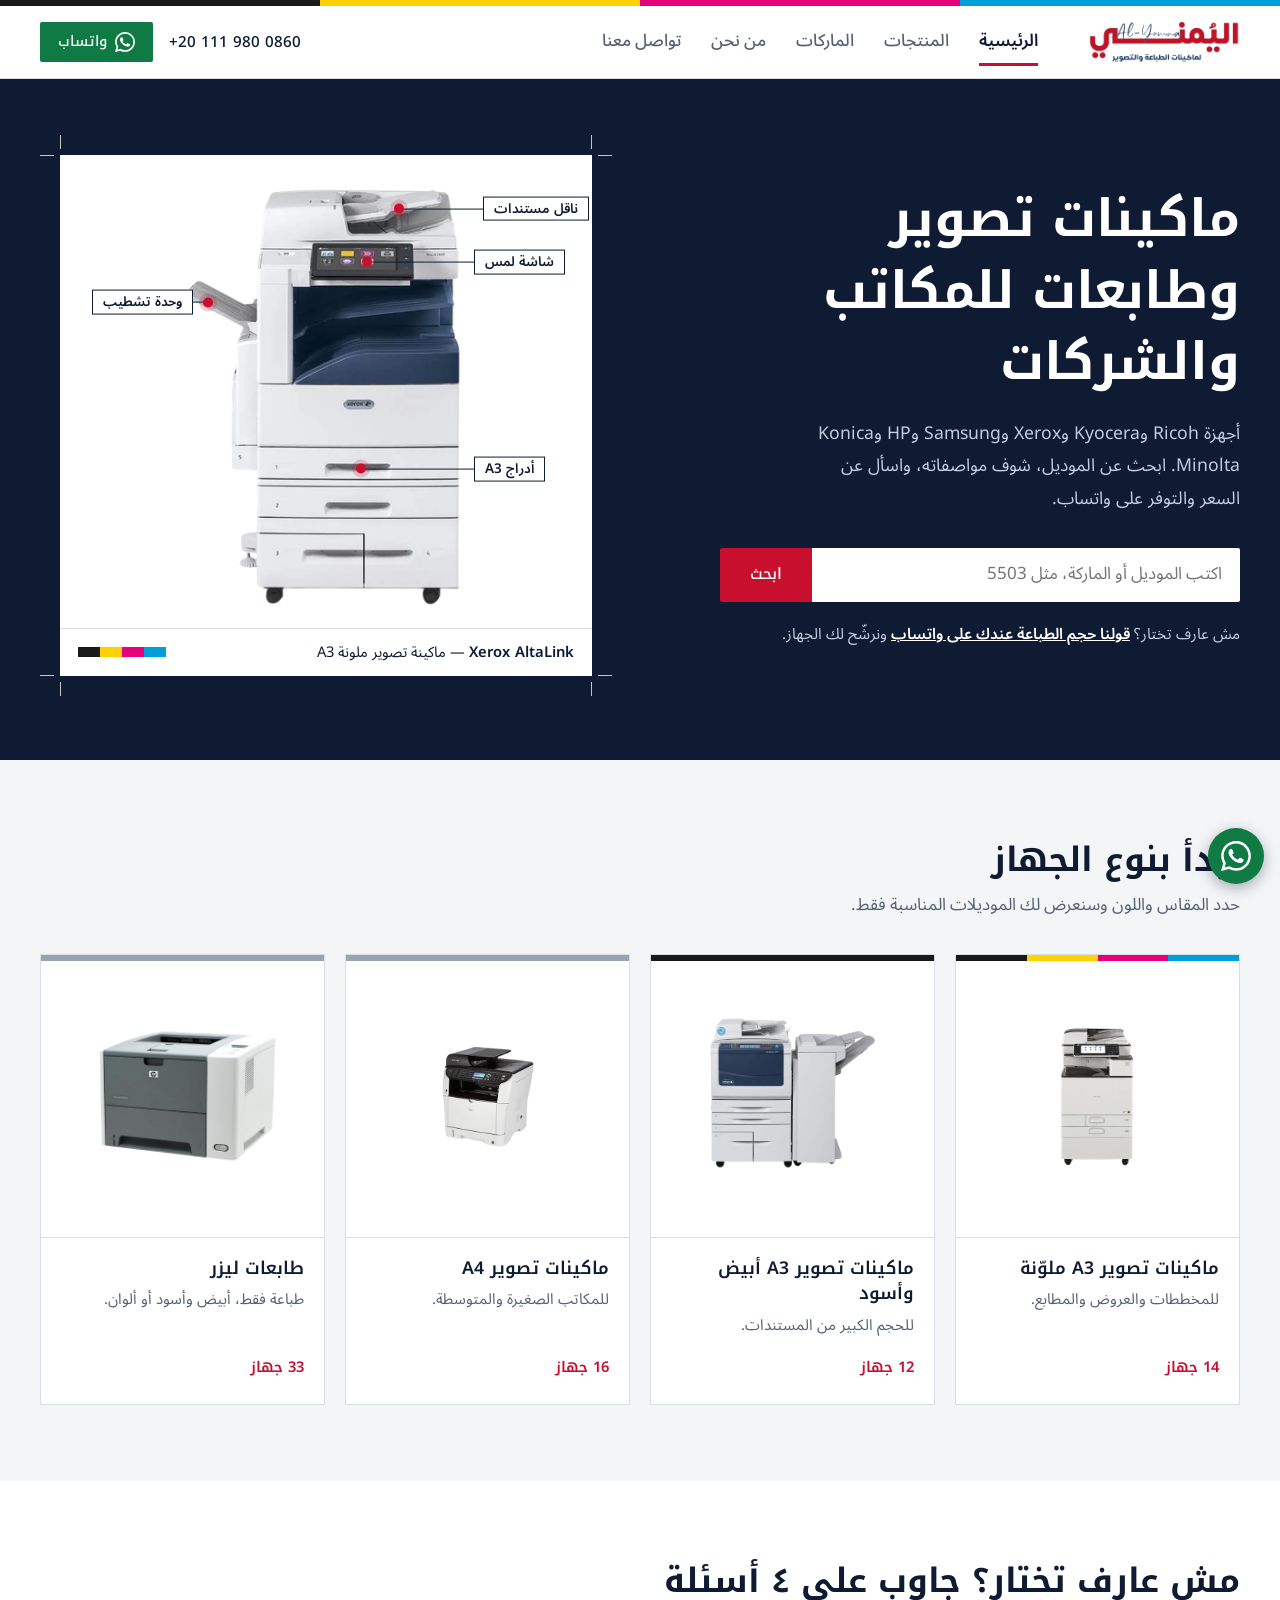
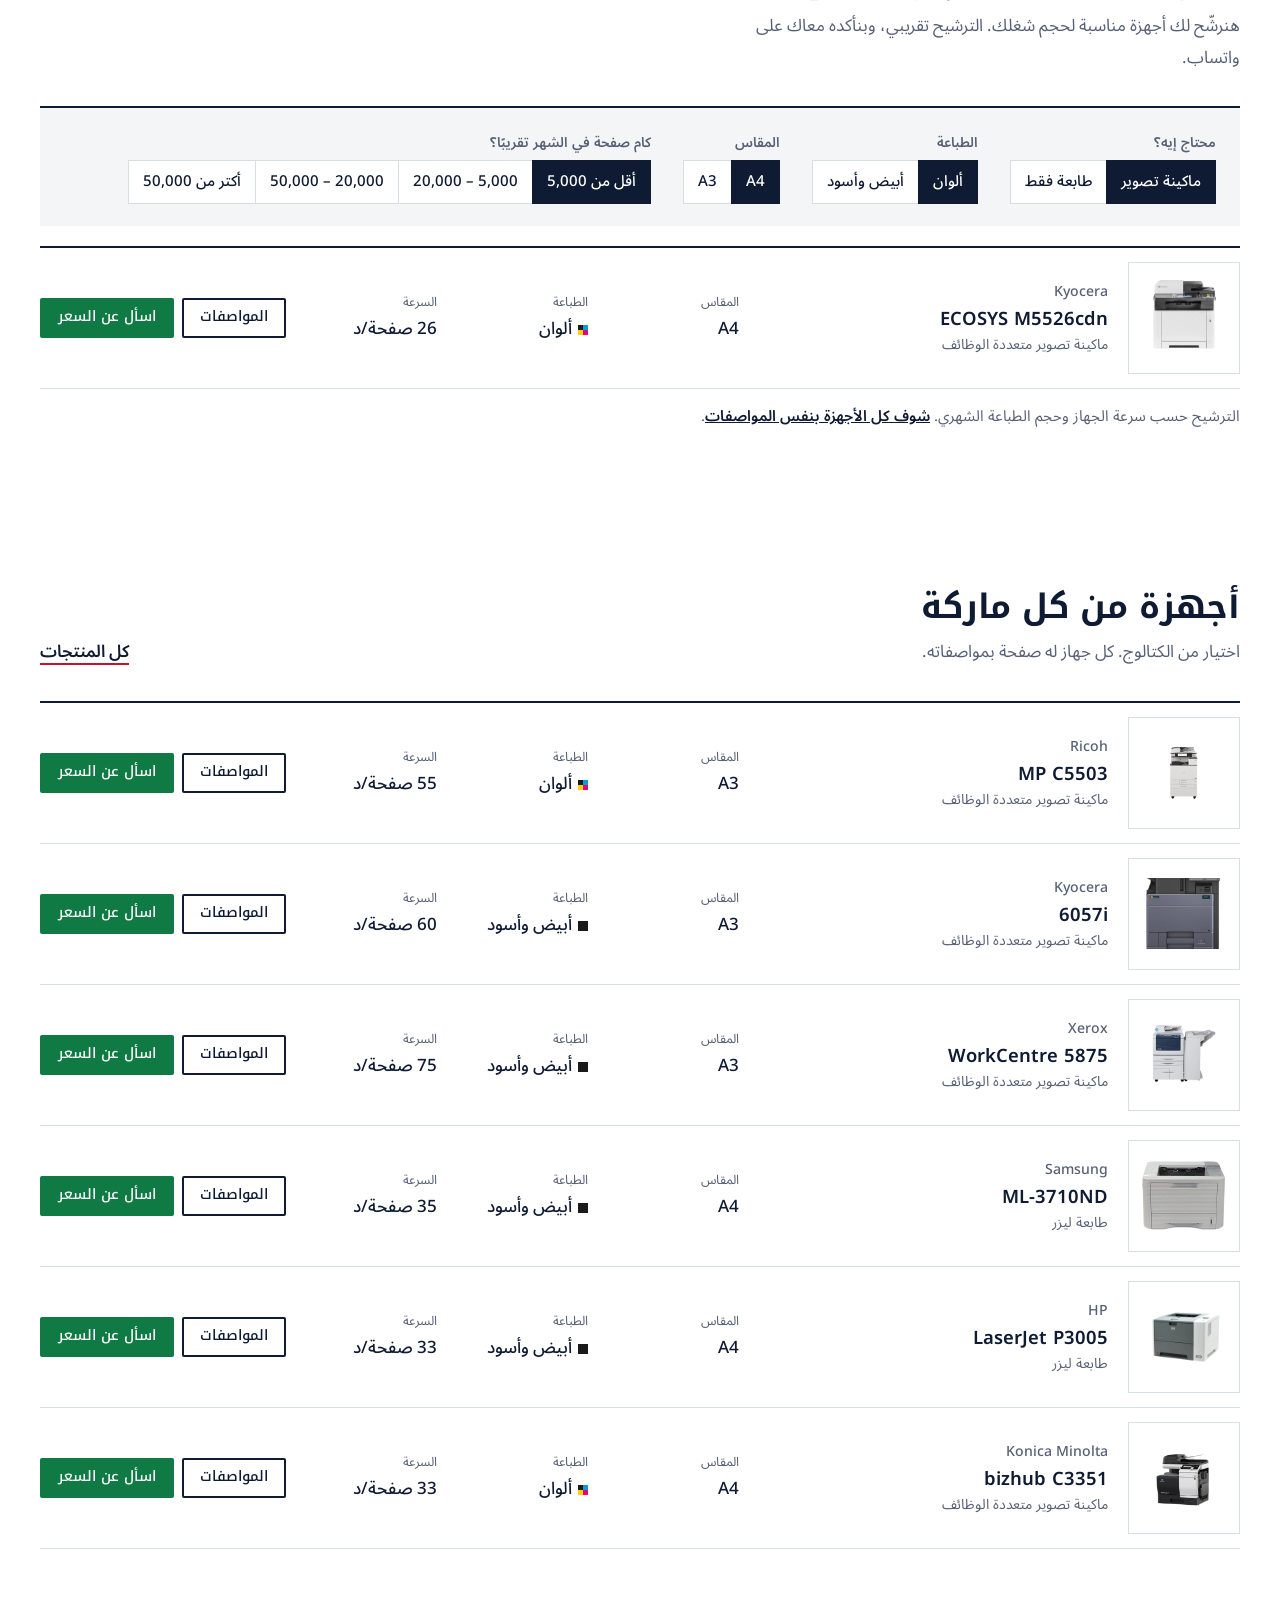
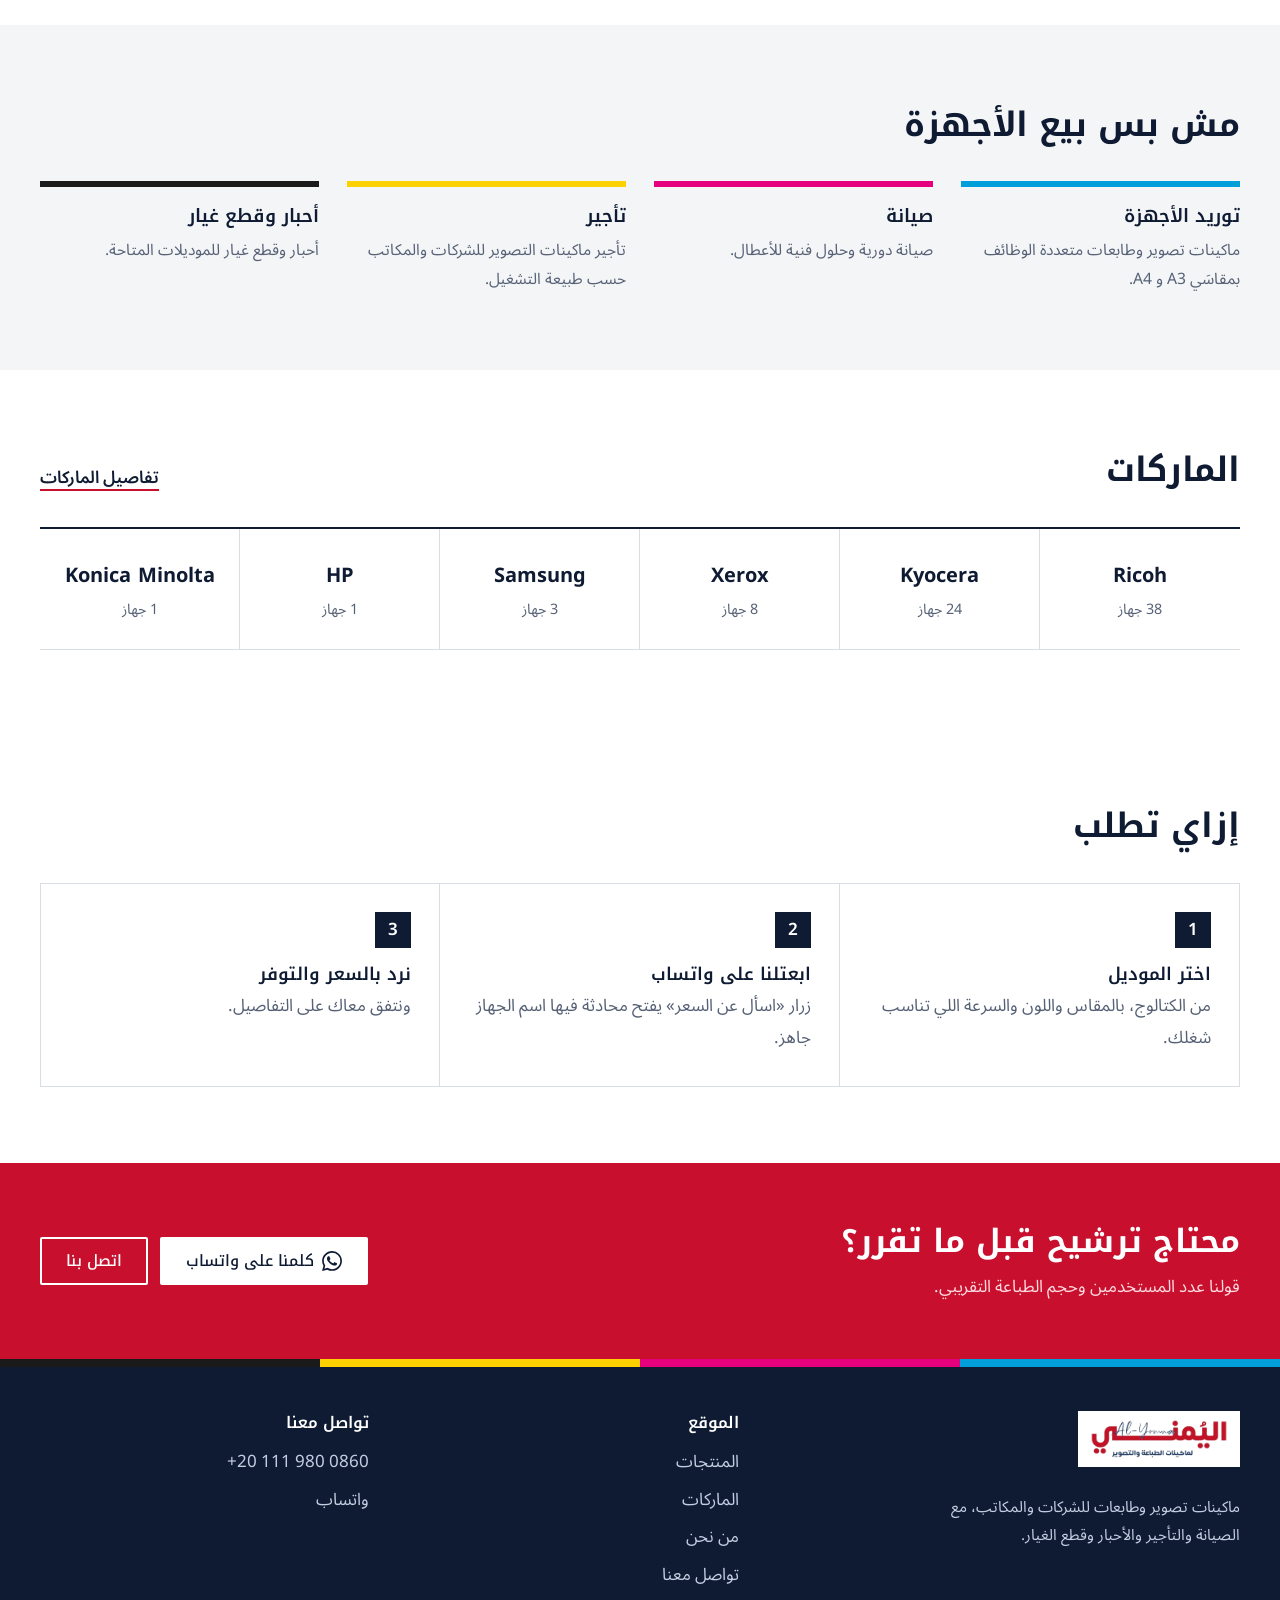
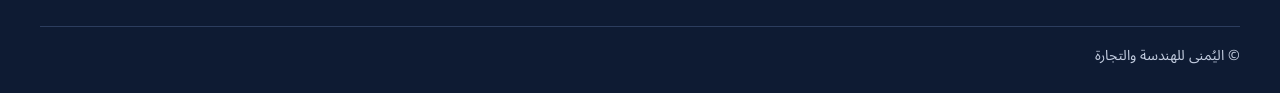
<file: index.html>
<!doctype html>
<html lang="ar" dir="rtl">
<head>
<meta charset="utf-8">
<meta name="viewport" content="width=device-width, initial-scale=1">
<title>اليُمنى للهندسة والتجارة | ماكينات تصوير وطابعات للشركات والمكاتب</title>
<meta name="description" content="ماكينات تصوير وطابعات Ricoh وKyocera وXerox وSamsung وHP وKonica Minolta للشركات والمكاتب في مصر. شوف المواصفات واسأل عن السعر على واتساب.">

<meta property="og:site_name" content="اليُمنى للهندسة والتجارة">
<meta property="og:locale" content="ar_EG">
<meta property="og:type" content="website">
<meta property="og:title" content="اليُمنى للهندسة والتجارة | ماكينات تصوير وطابعات للشركات والمكاتب">
<meta property="og:description" content="ماكينات تصوير وطابعات Ricoh وKyocera وXerox وSamsung وHP وKonica Minolta للشركات والمكاتب في مصر. شوف المواصفات واسأل عن السعر على واتساب.">
<meta property="og:image" content="https://al-yomna.technolgy.workers.dev/assets/og/share.png">
<meta name="twitter:card" content="summary_large_image">
<meta name="theme-color" content="#253E61">
<link rel="icon" href="favicon.svg" type="image/svg+xml">
<link rel="canonical" href="https://al-yomna.technolgy.workers.dev/">
<link rel="preconnect" href="https://fonts.googleapis.com">
<link rel="preconnect" href="https://fonts.gstatic.com" crossorigin>
<link rel="stylesheet" href="https://fonts.googleapis.com/css2?family=Noto+Kufi+Arabic:wght@500;600;700&family=Noto+Sans+Arabic:wght@400;500;600&display=swap">
<link rel="stylesheet" href="css/style.css?v=20261103">
</head>
<body>
<a class="skip" href="#main">تخطَّ إلى المحتوى</a>
<header class="site-header">
  <div class="cmyk" aria-hidden="true"><i></i><i></i><i></i><i></i></div>
  <div class="wrap bar">
    <a class="logo" href="index.html" aria-label="اليُمنى للهندسة والتجارة — الصفحة الرئيسية"><img src="assets/brand/logo.png" width="159" height="46" alt="اليُمنى للهندسة والتجارة"></a>
    <button class="menu-btn" type="button" aria-expanded="false" aria-controls="nav">القائمة</button>
    <nav class="nav" id="nav" aria-label="التنقل الرئيسي"><a href="index.html" aria-current="page">الرئيسية</a><a href="products.html">المنتجات</a><a href="brands.html">الماركات</a><a href="about.html">من نحن</a><a href="contact.html">تواصل معنا</a></nav>
    <div class="bar-end">
      <a class="bar-phone" href="tel:+201119800860">+20 111 980 0860</a>
      <a class="btn btn-wa btn-sm" href="https://wa.me/201119800860" target="_blank" rel="noopener noreferrer"><svg viewBox="0 0 24 24" aria-hidden="true"><path d="M17.47 14.38c-.3-.15-1.76-.87-2.03-.97-.27-.1-.47-.15-.67.15-.2.3-.77.97-.94 1.17-.17.2-.35.22-.65.07-.3-.15-1.26-.46-2.4-1.48-.89-.79-1.49-1.77-1.66-2.07-.17-.3-.02-.46.13-.61.14-.13.3-.35.45-.52.15-.17.2-.3.3-.5.1-.2.05-.37-.02-.52-.08-.15-.67-1.62-.92-2.22-.24-.58-.49-.5-.67-.51h-.57c-.2 0-.52.07-.8.37-.27.3-1.04 1.02-1.04 2.48s1.07 2.88 1.21 3.08c.15.2 2.1 3.2 5.08 4.49.71.31 1.26.49 1.69.63.71.23 1.36.2 1.87.12.57-.09 1.76-.72 2.01-1.41.25-.69.25-1.29.17-1.41-.07-.12-.27-.2-.57-.35zM12.05 21.8h-.01a9.87 9.87 0 0 1-5.03-1.38l-.36-.21-3.74.98 1-3.65-.24-.37a9.86 9.86 0 0 1-1.51-5.26c0-5.45 4.44-9.88 9.89-9.88 2.64 0 5.12 1.03 6.99 2.9a9.82 9.82 0 0 1 2.89 6.99c0 5.45-4.44 9.88-9.88 9.88zM20.52 3.45A11.8 11.8 0 0 0 12.05 0C5.5 0 .16 5.34.16 11.89c0 2.1.55 4.14 1.59 5.95L.06 24l6.3-1.65a11.88 11.88 0 0 0 5.68 1.45h.01c6.55 0 11.89-5.34 11.89-11.89 0-3.18-1.24-6.17-3.48-8.41z"/></svg>واتساب</a>
    </div>
  </div>
</header>
<main id="main">

<section class="hero">
  <div class="wrap hero-grid">
    <div>
      <h1>ماكينات تصوير وطابعات للمكاتب والشركات</h1>
      <p class="hero-lead">أجهزة Ricoh وKyocera وXerox وSamsung وHP وKonica Minolta. ابحث عن الموديل، شوف مواصفاته، واسأل عن السعر والتوفر على واتساب.</p>
      <form class="finder" action="products.html" method="get" role="search">
        <input type="search" name="q" placeholder="اكتب الموديل أو الماركة، مثل 5503" aria-label="ابحث عن موديل أو ماركة" autocomplete="off">
        <button class="btn btn-red" type="submit">ابحث</button>
      </form>
      <p class="hero-alt">مش عارف تختار؟ <a href="https://wa.me/201119800860" target="_blank" rel="noopener noreferrer">قولنا حجم الطباعة عندك على واتساب</a> ونرشّح لك الجهاز.</p>
    </div>
    <div class="sheet-wrap"><div class="marks" aria-hidden="true"></div>
    <figure class="sheet">
      <div class="plate-img"><img src="assets/hero/altalink-c8055.webp" width="660" height="945" alt="ماكينة تصوير ملونة A3 من Xerox سلسلة AltaLink مع ناقل مستندات وأدراج ورق ووحدة تشطيب" fetchpriority="high">
        <span class="note note-r note-adf"><i></i><b></b><span>ناقل مستندات</span></span>
        <span class="note note-r note-screen"><i></i><b></b><span>شاشة لمس</span></span>
        <span class="note note-l note-fin"><i></i><b></b><span>وحدة تشطيب</span></span>
        <span class="note note-r note-tray"><i></i><b></b><span>أدراج A3</span></span>
      </div>
      <figcaption class="sheet-cap"><span><strong>Xerox AltaLink</strong> — ماكينة تصوير ملونة A3</span><span class="swatches" aria-hidden="true"><i></i><i></i><i></i><i></i></span></figcaption>
    </figure></div>
  </div>
</section>

<section class="block block-ground" aria-labelledby="kinds-h">
  <div class="wrap">
    <div class="block-head"><div><h2 id="kinds-h">ابدأ بنوع الجهاز</h2><p>حدد المقاس واللون وسنعرض لك الموديلات المناسبة فقط.</p></div></div>
    <div class="kinds">
      <a class="kind" href="products.html?kind=mfp&amp;format=A3&amp;color=%D8%A3%D9%84%D9%88%D8%A7%D9%86"><div class="kind-img"><span class="cmyk" aria-hidden="true"><i></i><i></i><i></i><i></i></span><img src="assets/products/Ricoh-MPC5503.png" width="300" height="300" alt="" loading="lazy"></div><div class="kind-body"><h3>ماكينات تصوير A3 ملوّنة</h3><p>للمخططات والعروض والمطابع.</p><span class="kind-count" data-count="mfp-A3-color"></span></div></a>
      <a class="kind" href="products.html?kind=mfp&amp;format=A3&amp;color=%D8%A3%D8%A8%D9%8A%D8%B6%20%D9%88%D8%A3%D8%B3%D9%88%D8%AF"><div class="kind-img"><span class="bw"></span><img src="assets/products/Xerox-5875.png" width="300" height="300" alt="" loading="lazy"></div><div class="kind-body"><h3>ماكينات تصوير A3 أبيض وأسود</h3><p>للحجم الكبير من المستندات.</p><span class="kind-count" data-count="mfp-A3-bw"></span></div></a>
      <a class="kind" href="products.html?kind=mfp&amp;format=A4"><div class="kind-img"><span class="gry"></span><img src="assets/products/Ricoh-3510SF.png" width="300" height="300" alt="" loading="lazy"></div><div class="kind-body"><h3>ماكينات تصوير A4</h3><p>للمكاتب الصغيرة والمتوسطة.</p><span class="kind-count" data-count="mfp-A4"></span></div></a>
      <a class="kind" href="products.html?kind=prn"><div class="kind-img"><span class="gry"></span><img src="assets/products/HP-3005.png" width="300" height="300" alt="" loading="lazy"></div><div class="kind-body"><h3>طابعات ليزر</h3><p>طباعة فقط، أبيض وأسود أو ألوان.</p><span class="kind-count" data-count="prn"></span></div></a>
    </div>
  </div>
</section>

<section class="block" aria-labelledby="pick-h">
  <div class="wrap">
    <div class="block-head"><div><h2 id="pick-h">مش عارف تختار؟ جاوب على ٤ أسئلة</h2><p>هنرشّح لك أجهزة مناسبة لحجم شغلك. الترشيح تقريبي، وبنأكده معاك على واتساب.</p></div></div>
    <form class="picker" id="picker" onsubmit="return false">
      <fieldset class="field"><legend>محتاج إيه؟</legend><div class="chips"><label><input type="radio" name="pk" value="mfp" checked><span>ماكينة تصوير</span></label><label><input type="radio" name="pk" value="prn"><span>طابعة فقط</span></label></div></fieldset>
      <fieldset class="field"><legend>الطباعة</legend><div class="chips"><label><input type="radio" name="pc" value="ألوان" checked><span>ألوان</span></label><label><input type="radio" name="pc" value="أبيض وأسود"><span>أبيض وأسود</span></label></div></fieldset>
      <fieldset class="field"><legend>المقاس</legend><div class="chips"><label><input type="radio" name="pf" value="A4" checked><span>A4</span></label><label><input type="radio" name="pf" value="A3"><span>A3</span></label></div></fieldset>
      <fieldset class="field"><legend>كام صفحة في الشهر تقريبًا؟</legend><div class="chips"><label><input type="radio" name="pv" value="1" checked><span>أقل من 5,000</span></label><label><input type="radio" name="pv" value="2"><span>5,000 – 20,000</span></label><label><input type="radio" name="pv" value="3"><span>20,000 – 50,000</span></label><label><input type="radio" name="pv" value="4"><span>أكتر من 50,000</span></label></div></fieldset>
    </form>
    <div class="rows picker-out" id="pickerOut" aria-live="polite"></div>
    <p class="picker-note" id="pickerNote"></p>
  </div>
</section>

<section class="block" aria-labelledby="feat-h">
  <div class="wrap">
    <div class="block-head"><div><h2 id="feat-h">أجهزة من كل ماركة</h2><p>اختيار من الكتالوج. كل جهاز له صفحة بمواصفاته.</p></div><a class="more" href="products.html">كل المنتجات</a></div>
    <div class="rows" id="featuredGrid" aria-live="polite"></div>
  </div>
</section>

<section class="block block-ground" aria-labelledby="svc-h">
  <div class="wrap">
    <div class="block-head"><div><h2 id="svc-h">مش بس بيع الأجهزة</h2></div></div>
    <div class="services">
      <div class="service"><h3>توريد الأجهزة</h3><p>ماكينات تصوير وطابعات متعددة الوظائف بمقاسَي A3 و A4.</p></div>
      <div class="service"><h3>صيانة</h3><p>صيانة دورية وحلول فنية للأعطال.</p></div>
      <div class="service"><h3>تأجير</h3><p>تأجير ماكينات التصوير للشركات والمكاتب حسب طبيعة التشغيل.</p></div>
      <div class="service"><h3>أحبار وقطع غيار</h3><p>أحبار وقطع غيار للموديلات المتاحة.</p></div>
    </div>
  </div>
</section>

<section class="block" aria-labelledby="br-h">
  <div class="wrap">
    <div class="block-head"><div><h2 id="br-h">الماركات</h2></div><a class="more" href="brands.html">تفاصيل الماركات</a></div>
    <div class="brand-wall" id="brandRow"></div>
  </div>
</section>

<section class="block" aria-labelledby="st-h">
  <div class="wrap">
    <div class="block-head"><div><h2 id="st-h">إزاي تطلب</h2></div></div>
    <ol class="steps">
      <li class="step"><h3>اختر الموديل</h3><p>من الكتالوج، بالمقاس واللون والسرعة اللي تناسب شغلك.</p></li>
      <li class="step"><h3>ابعتلنا على واتساب</h3><p>زرار «اسأل عن السعر» يفتح محادثة فيها اسم الجهاز جاهز.</p></li>
      <li class="step"><h3>نرد بالسعر والتوفر</h3><p>ونتفق معاك على التفاصيل.</p></li>
    </ol>
  </div>
</section>

<section class="closing">
  <div class="wrap closing-in">
    <div><h2>محتاج ترشيح قبل ما تقرر؟</h2><p>قولنا عدد المستخدمين وحجم الطباعة التقريبي.</p></div>
    <div class="closing-acts"><a class="btn btn-white" href="https://wa.me/201119800860" target="_blank" rel="noopener noreferrer"><svg viewBox="0 0 24 24" aria-hidden="true"><path d="M17.47 14.38c-.3-.15-1.76-.87-2.03-.97-.27-.1-.47-.15-.67.15-.2.3-.77.97-.94 1.17-.17.2-.35.22-.65.07-.3-.15-1.26-.46-2.4-1.48-.89-.79-1.49-1.77-1.66-2.07-.17-.3-.02-.46.13-.61.14-.13.3-.35.45-.52.15-.17.2-.3.3-.5.1-.2.05-.37-.02-.52-.08-.15-.67-1.62-.92-2.22-.24-.58-.49-.5-.67-.51h-.57c-.2 0-.52.07-.8.37-.27.3-1.04 1.02-1.04 2.48s1.07 2.88 1.21 3.08c.15.2 2.1 3.2 5.08 4.49.71.31 1.26.49 1.69.63.71.23 1.36.2 1.87.12.57-.09 1.76-.72 2.01-1.41.25-.69.25-1.29.17-1.41-.07-.12-.27-.2-.57-.35zM12.05 21.8h-.01a9.87 9.87 0 0 1-5.03-1.38l-.36-.21-3.74.98 1-3.65-.24-.37a9.86 9.86 0 0 1-1.51-5.26c0-5.45 4.44-9.88 9.89-9.88 2.64 0 5.12 1.03 6.99 2.9a9.82 9.82 0 0 1 2.89 6.99c0 5.45-4.44 9.88-9.88 9.88zM20.52 3.45A11.8 11.8 0 0 0 12.05 0C5.5 0 .16 5.34.16 11.89c0 2.1.55 4.14 1.59 5.95L.06 24l6.3-1.65a11.88 11.88 0 0 0 5.68 1.45h.01c6.55 0 11.89-5.34 11.89-11.89 0-3.18-1.24-6.17-3.48-8.41z"/></svg>كلمنا على واتساب</a><a class="btn btn-out" href="tel:+201119800860">اتصل بنا</a></div>
  </div>
</section>

</main>
<footer class="site-footer">
  <div class="cmyk" aria-hidden="true"><i></i><i></i><i></i><i></i></div>
  <div class="wrap foot-in">
    <div class="foot">
      <div><span class="foot-logo"><img src="assets/brand/logo.png" width="138" height="40" alt="اليُمنى للهندسة والتجارة"></span><p>ماكينات تصوير وطابعات للشركات والمكاتب، مع الصيانة والتأجير والأحبار وقطع الغيار.</p></div>
      <div><h2>الموقع</h2><ul><li><a href="products.html">المنتجات</a></li><li><a href="brands.html">الماركات</a></li><li><a href="about.html">من نحن</a></li><li><a href="contact.html">تواصل معنا</a></li></ul></div>
      <div><h2>تواصل معنا</h2><ul><li><a class="ltr" href="tel:+201119800860">+20 111 980 0860</a></li><li><a href="https://wa.me/201119800860" target="_blank" rel="noopener noreferrer">واتساب</a></li></ul></div>
    </div>
    <p class="copy">© اليُمنى للهندسة والتجارة</p>
  </div>
</footer>
<a class="float-wa" href="https://wa.me/201119800860" target="_blank" rel="noopener noreferrer" aria-label="راسلنا على واتساب"><svg viewBox="0 0 24 24" aria-hidden="true"><path d="M17.47 14.38c-.3-.15-1.76-.87-2.03-.97-.27-.1-.47-.15-.67.15-.2.3-.77.97-.94 1.17-.17.2-.35.22-.65.07-.3-.15-1.26-.46-2.4-1.48-.89-.79-1.49-1.77-1.66-2.07-.17-.3-.02-.46.13-.61.14-.13.3-.35.45-.52.15-.17.2-.3.3-.5.1-.2.05-.37-.02-.52-.08-.15-.67-1.62-.92-2.22-.24-.58-.49-.5-.67-.51h-.57c-.2 0-.52.07-.8.37-.27.3-1.04 1.02-1.04 2.48s1.07 2.88 1.21 3.08c.15.2 2.1 3.2 5.08 4.49.71.31 1.26.49 1.69.63.71.23 1.36.2 1.87.12.57-.09 1.76-.72 2.01-1.41.25-.69.25-1.29.17-1.41-.07-.12-.27-.2-.57-.35zM12.05 21.8h-.01a9.87 9.87 0 0 1-5.03-1.38l-.36-.21-3.74.98 1-3.65-.24-.37a9.86 9.86 0 0 1-1.51-5.26c0-5.45 4.44-9.88 9.89-9.88 2.64 0 5.12 1.03 6.99 2.9a9.82 9.82 0 0 1 2.89 6.99c0 5.45-4.44 9.88-9.88 9.88zM20.52 3.45A11.8 11.8 0 0 0 12.05 0C5.5 0 .16 5.34.16 11.89c0 2.1.55 4.14 1.59 5.95L.06 24l6.3-1.65a11.88 11.88 0 0 0 5.68 1.45h.01c6.55 0 11.89-5.34 11.89-11.89 0-3.18-1.24-6.17-3.48-8.41z"/></svg></a>
<script src="js/config.js?v=20261103"></script><script src="js/escape.js?v=20261103"></script><script src="js/products.js?v=20261103"></script><script src="js/app.js?v=20261103"></script><script src="js/home.js?v=20261103"></script>
</body>
</html>
</file>
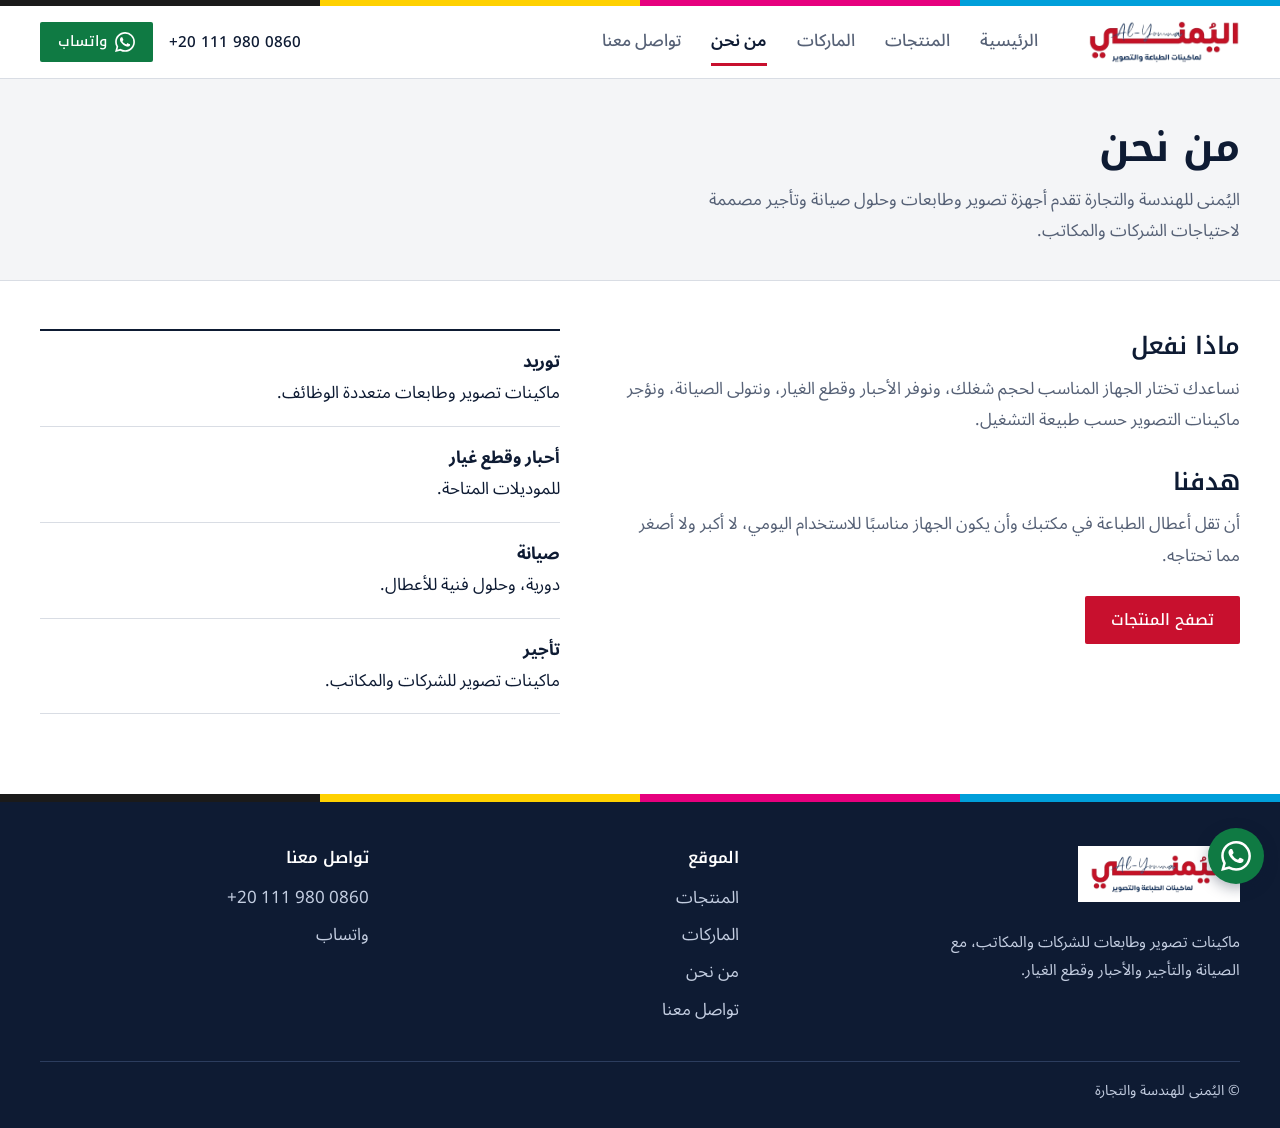
<file: about.html>
<!doctype html>
<html lang="ar" dir="rtl">
<head>
<meta charset="utf-8">
<meta name="viewport" content="width=device-width, initial-scale=1">
<title>من نحن | اليُمنى للهندسة والتجارة</title>
<meta name="description" content="اليُمنى للهندسة والتجارة: توريد وصيانة وتأجير ماكينات التصوير والطابعات للشركات والمكاتب.">

<meta property="og:site_name" content="اليُمنى للهندسة والتجارة">
<meta property="og:locale" content="ar_EG">
<meta property="og:type" content="website">
<meta property="og:title" content="من نحن | اليُمنى للهندسة والتجارة">
<meta property="og:description" content="اليُمنى للهندسة والتجارة: توريد وصيانة وتأجير ماكينات التصوير والطابعات للشركات والمكاتب.">
<meta property="og:image" content="https://al-yomna.technolgy.workers.dev/assets/og/share.png">
<meta name="twitter:card" content="summary_large_image">
<meta name="theme-color" content="#253E61">
<link rel="icon" href="favicon.svg" type="image/svg+xml">
<link rel="canonical" href="https://al-yomna.technolgy.workers.dev/about.html">
<link rel="preconnect" href="https://fonts.googleapis.com">
<link rel="preconnect" href="https://fonts.gstatic.com" crossorigin>
<link rel="stylesheet" href="https://fonts.googleapis.com/css2?family=Noto+Kufi+Arabic:wght@500;600;700&family=Noto+Sans+Arabic:wght@400;500;600&display=swap">
<link rel="stylesheet" href="css/style.css?v=20261103">
</head>
<body>
<a class="skip" href="#main">تخطَّ إلى المحتوى</a>
<header class="site-header">
  <div class="cmyk" aria-hidden="true"><i></i><i></i><i></i><i></i></div>
  <div class="wrap bar">
    <a class="logo" href="index.html" aria-label="اليُمنى للهندسة والتجارة — الصفحة الرئيسية"><img src="assets/brand/logo.png" width="159" height="46" alt="اليُمنى للهندسة والتجارة"></a>
    <button class="menu-btn" type="button" aria-expanded="false" aria-controls="nav">القائمة</button>
    <nav class="nav" id="nav" aria-label="التنقل الرئيسي"><a href="index.html">الرئيسية</a><a href="products.html">المنتجات</a><a href="brands.html">الماركات</a><a href="about.html" aria-current="page">من نحن</a><a href="contact.html">تواصل معنا</a></nav>
    <div class="bar-end">
      <a class="bar-phone" href="tel:+201119800860">+20 111 980 0860</a>
      <a class="btn btn-wa btn-sm" href="https://wa.me/201119800860" target="_blank" rel="noopener noreferrer"><svg viewBox="0 0 24 24" aria-hidden="true"><path d="M17.47 14.38c-.3-.15-1.76-.87-2.03-.97-.27-.1-.47-.15-.67.15-.2.3-.77.97-.94 1.17-.17.2-.35.22-.65.07-.3-.15-1.26-.46-2.4-1.48-.89-.79-1.49-1.77-1.66-2.07-.17-.3-.02-.46.13-.61.14-.13.3-.35.45-.52.15-.17.2-.3.3-.5.1-.2.05-.37-.02-.52-.08-.15-.67-1.62-.92-2.22-.24-.58-.49-.5-.67-.51h-.57c-.2 0-.52.07-.8.37-.27.3-1.04 1.02-1.04 2.48s1.07 2.88 1.21 3.08c.15.2 2.1 3.2 5.08 4.49.71.31 1.26.49 1.69.63.71.23 1.36.2 1.87.12.57-.09 1.76-.72 2.01-1.41.25-.69.25-1.29.17-1.41-.07-.12-.27-.2-.57-.35zM12.05 21.8h-.01a9.87 9.87 0 0 1-5.03-1.38l-.36-.21-3.74.98 1-3.65-.24-.37a9.86 9.86 0 0 1-1.51-5.26c0-5.45 4.44-9.88 9.89-9.88 2.64 0 5.12 1.03 6.99 2.9a9.82 9.82 0 0 1 2.89 6.99c0 5.45-4.44 9.88-9.88 9.88zM20.52 3.45A11.8 11.8 0 0 0 12.05 0C5.5 0 .16 5.34.16 11.89c0 2.1.55 4.14 1.59 5.95L.06 24l6.3-1.65a11.88 11.88 0 0 0 5.68 1.45h.01c6.55 0 11.89-5.34 11.89-11.89 0-3.18-1.24-6.17-3.48-8.41z"/></svg>واتساب</a>
    </div>
  </div>
</header>
<main id="main">

<section class="page-head"><div class="wrap"><h1>من نحن</h1><p>اليُمنى للهندسة والتجارة تقدم أجهزة تصوير وطابعات وحلول صيانة وتأجير مصممة لاحتياجات الشركات والمكاتب.</p></div></section>
<div class="wrap two">
  <div class="prose">
    <h2>ماذا نفعل</h2>
    <p>نساعدك تختار الجهاز المناسب لحجم شغلك، ونوفر الأحبار وقطع الغيار، ونتولى الصيانة، ونؤجر ماكينات التصوير حسب طبيعة التشغيل.</p>
    <h2>هدفنا</h2>
    <p>أن تقل أعطال الطباعة في مكتبك وأن يكون الجهاز مناسبًا للاستخدام اليومي، لا أكبر ولا أصغر مما تحتاجه.</p>
    <p style="margin-top:24px"><a class="btn btn-red" href="products.html">تصفح المنتجات</a></p>
  </div>
  <div>
    <ul class="dl">
      <li><strong>توريد</strong><br>ماكينات تصوير وطابعات متعددة الوظائف.</li>
      <li><strong>أحبار وقطع غيار</strong><br>للموديلات المتاحة.</li>
      <li><strong>صيانة</strong><br>دورية، وحلول فنية للأعطال.</li>
      <li><strong>تأجير</strong><br>ماكينات تصوير للشركات والمكاتب.</li>
    </ul>
  </div>
</div>

</main>
<footer class="site-footer">
  <div class="cmyk" aria-hidden="true"><i></i><i></i><i></i><i></i></div>
  <div class="wrap foot-in">
    <div class="foot">
      <div><span class="foot-logo"><img src="assets/brand/logo.png" width="138" height="40" alt="اليُمنى للهندسة والتجارة"></span><p>ماكينات تصوير وطابعات للشركات والمكاتب، مع الصيانة والتأجير والأحبار وقطع الغيار.</p></div>
      <div><h2>الموقع</h2><ul><li><a href="products.html">المنتجات</a></li><li><a href="brands.html">الماركات</a></li><li><a href="about.html">من نحن</a></li><li><a href="contact.html">تواصل معنا</a></li></ul></div>
      <div><h2>تواصل معنا</h2><ul><li><a class="ltr" href="tel:+201119800860">+20 111 980 0860</a></li><li><a href="https://wa.me/201119800860" target="_blank" rel="noopener noreferrer">واتساب</a></li></ul></div>
    </div>
    <p class="copy">© اليُمنى للهندسة والتجارة</p>
  </div>
</footer>
<a class="float-wa" href="https://wa.me/201119800860" target="_blank" rel="noopener noreferrer" aria-label="راسلنا على واتساب"><svg viewBox="0 0 24 24" aria-hidden="true"><path d="M17.47 14.38c-.3-.15-1.76-.87-2.03-.97-.27-.1-.47-.15-.67.15-.2.3-.77.97-.94 1.17-.17.2-.35.22-.65.07-.3-.15-1.26-.46-2.4-1.48-.89-.79-1.49-1.77-1.66-2.07-.17-.3-.02-.46.13-.61.14-.13.3-.35.45-.52.15-.17.2-.3.3-.5.1-.2.05-.37-.02-.52-.08-.15-.67-1.62-.92-2.22-.24-.58-.49-.5-.67-.51h-.57c-.2 0-.52.07-.8.37-.27.3-1.04 1.02-1.04 2.48s1.07 2.88 1.21 3.08c.15.2 2.1 3.2 5.08 4.49.71.31 1.26.49 1.69.63.71.23 1.36.2 1.87.12.57-.09 1.76-.72 2.01-1.41.25-.69.25-1.29.17-1.41-.07-.12-.27-.2-.57-.35zM12.05 21.8h-.01a9.87 9.87 0 0 1-5.03-1.38l-.36-.21-3.74.98 1-3.65-.24-.37a9.86 9.86 0 0 1-1.51-5.26c0-5.45 4.44-9.88 9.89-9.88 2.64 0 5.12 1.03 6.99 2.9a9.82 9.82 0 0 1 2.89 6.99c0 5.45-4.44 9.88-9.88 9.88zM20.52 3.45A11.8 11.8 0 0 0 12.05 0C5.5 0 .16 5.34.16 11.89c0 2.1.55 4.14 1.59 5.95L.06 24l6.3-1.65a11.88 11.88 0 0 0 5.68 1.45h.01c6.55 0 11.89-5.34 11.89-11.89 0-3.18-1.24-6.17-3.48-8.41z"/></svg></a>
<script src="js/config.js?v=20261103"></script><script src="js/escape.js?v=20261103"></script><script src="js/products.js?v=20261103"></script><script src="js/app.js?v=20261103"></script>
</body>
</html>
</file>
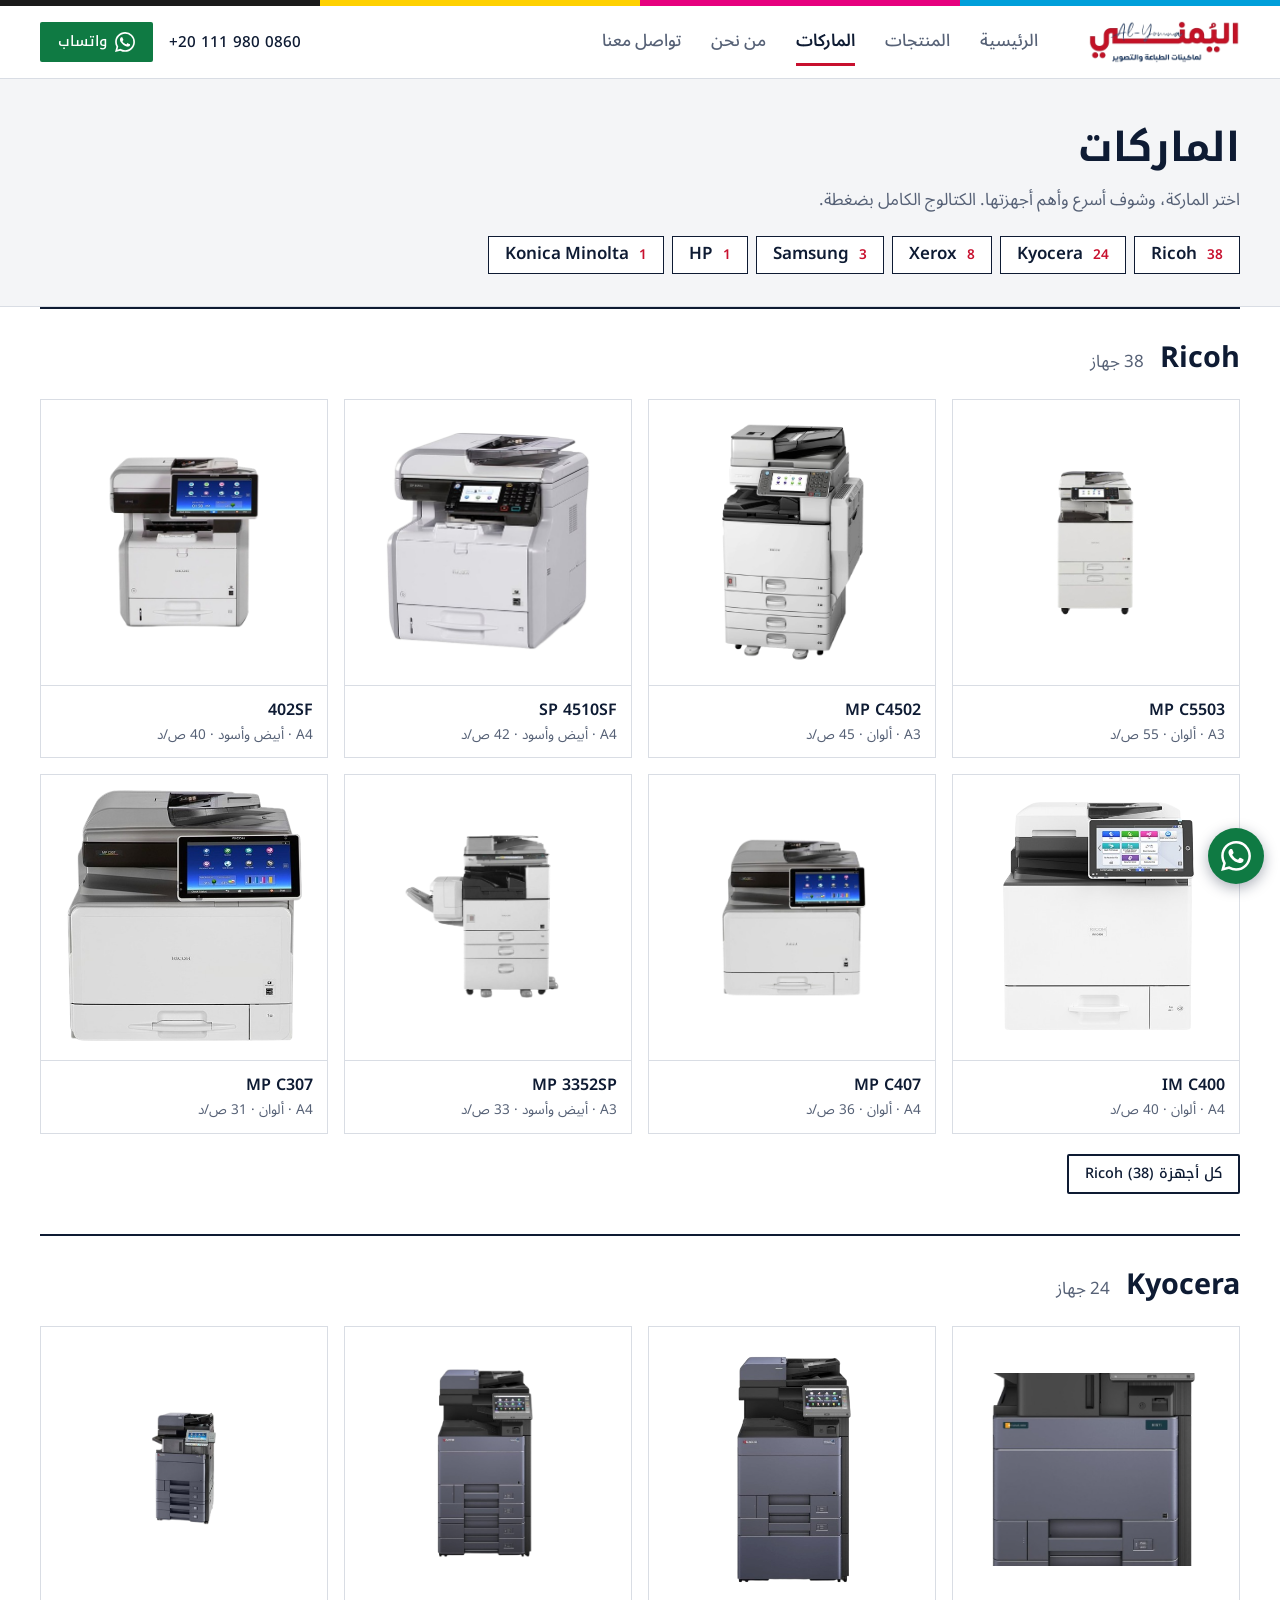
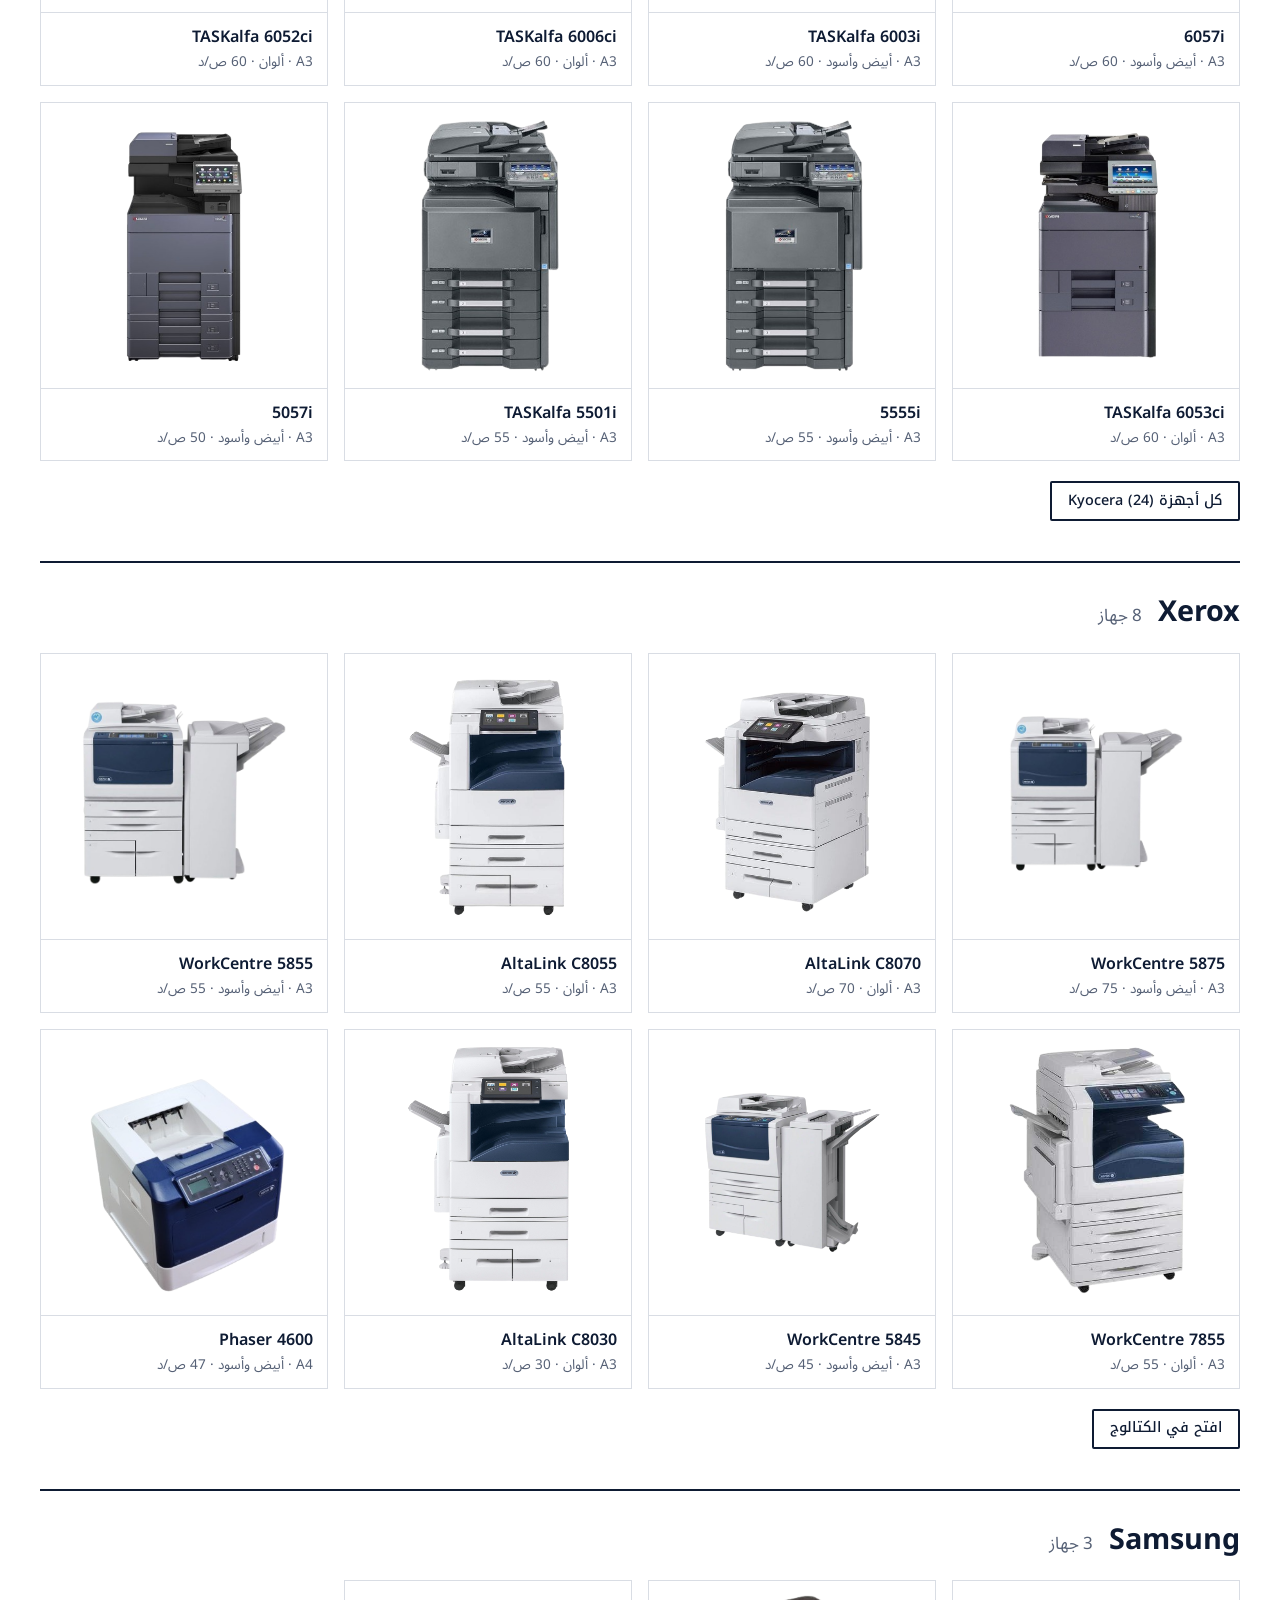
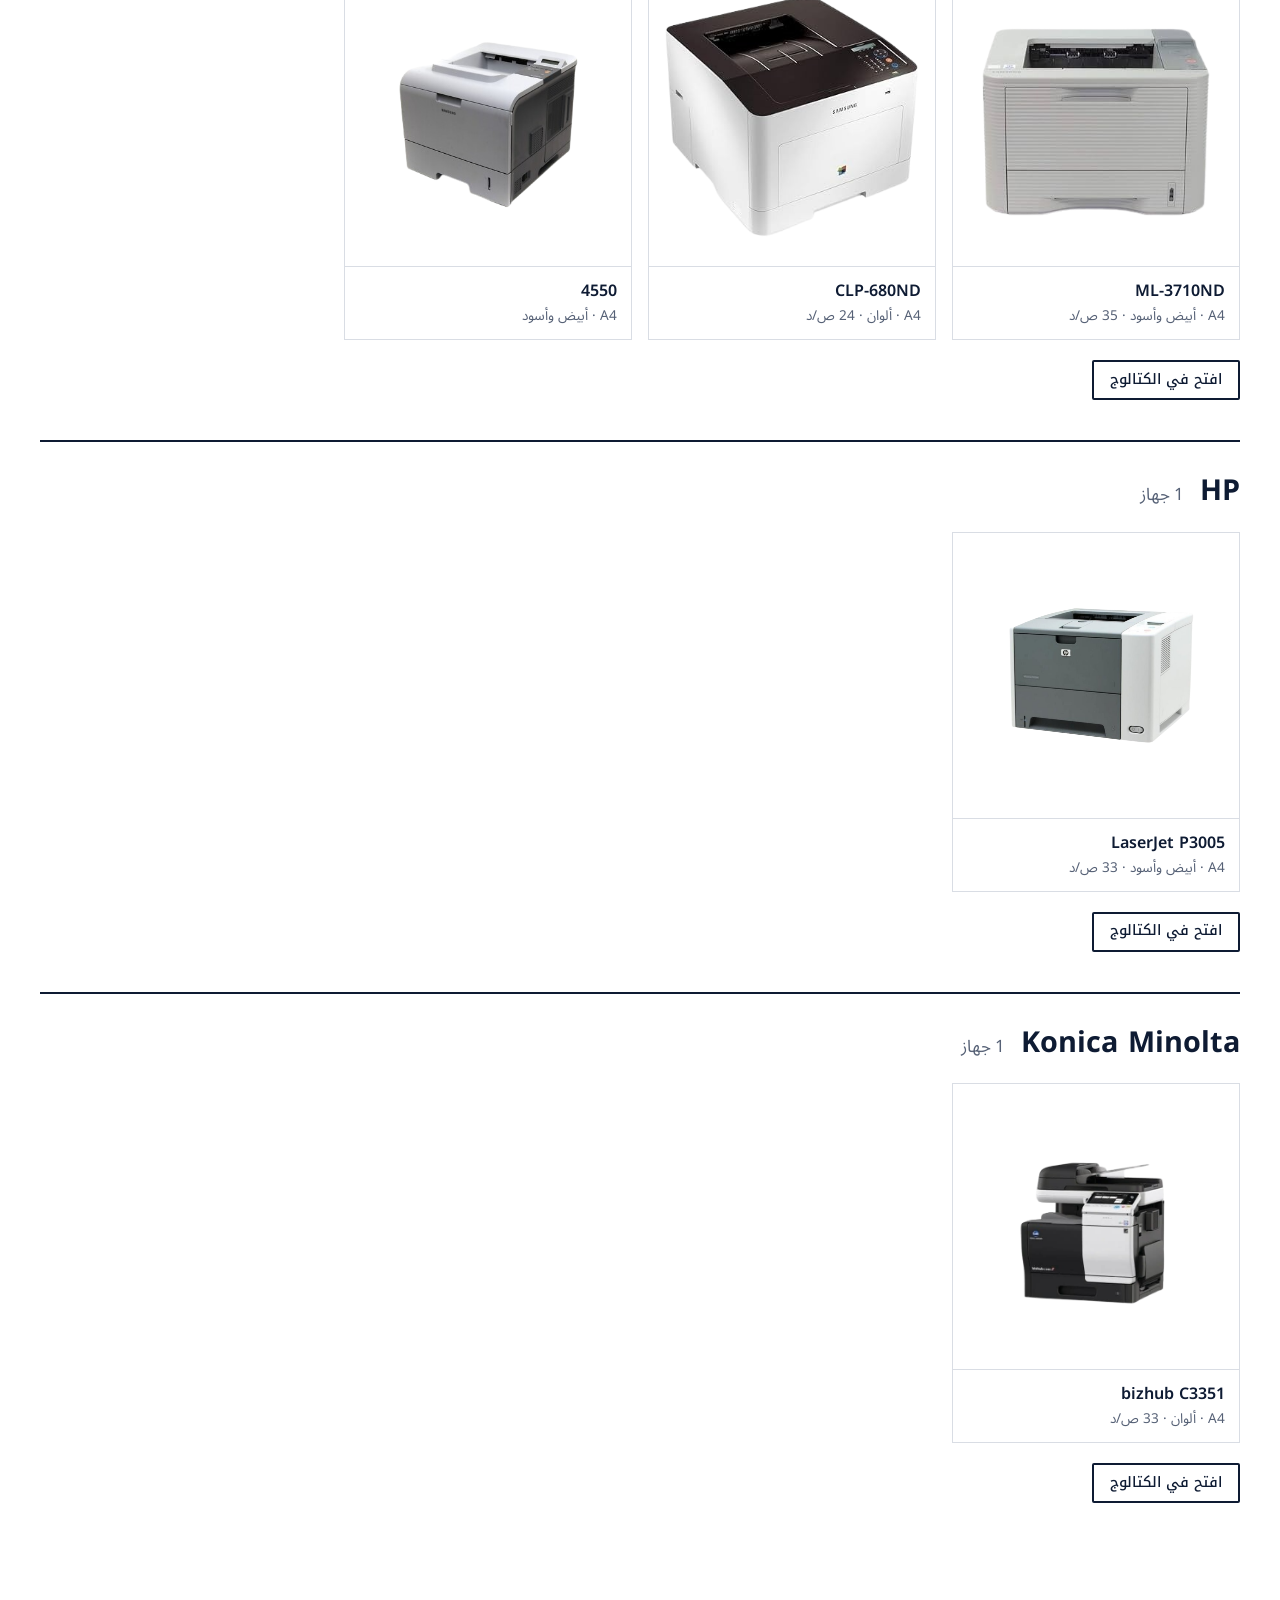
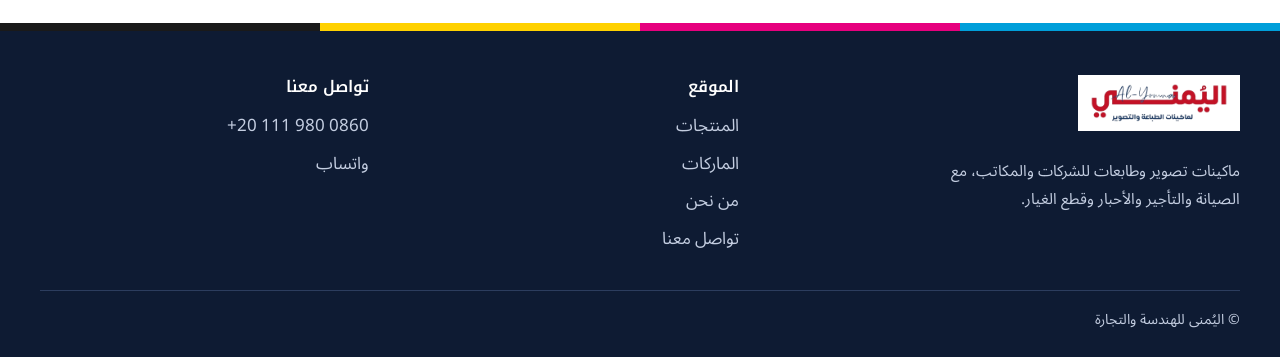
<file: brands.html>
<!doctype html>
<html lang="ar" dir="rtl">
<head>
<meta charset="utf-8">
<meta name="viewport" content="width=device-width, initial-scale=1">
<title>ماركات ماكينات التصوير والطابعات | اليُمنى للهندسة والتجارة</title>
<meta name="description" content="ماكينات تصوير وطابعات Ricoh وKyocera وXerox وSamsung وHP وKonica Minolta. اختر الماركة وتصفح الموديلات.">

<meta property="og:site_name" content="اليُمنى للهندسة والتجارة">
<meta property="og:locale" content="ar_EG">
<meta property="og:type" content="website">
<meta property="og:title" content="ماركات ماكينات التصوير والطابعات | اليُمنى للهندسة والتجارة">
<meta property="og:description" content="ماكينات تصوير وطابعات Ricoh وKyocera وXerox وSamsung وHP وKonica Minolta. اختر الماركة وتصفح الموديلات.">
<meta property="og:image" content="https://al-yomna.technolgy.workers.dev/assets/og/share.png">
<meta name="twitter:card" content="summary_large_image">
<meta name="theme-color" content="#253E61">
<link rel="icon" href="favicon.svg" type="image/svg+xml">
<link rel="canonical" href="https://al-yomna.technolgy.workers.dev/brands.html">
<link rel="preconnect" href="https://fonts.googleapis.com">
<link rel="preconnect" href="https://fonts.gstatic.com" crossorigin>
<link rel="stylesheet" href="https://fonts.googleapis.com/css2?family=Noto+Kufi+Arabic:wght@500;600;700&family=Noto+Sans+Arabic:wght@400;500;600&display=swap">
<link rel="stylesheet" href="css/style.css?v=20261103">
</head>
<body>
<a class="skip" href="#main">تخطَّ إلى المحتوى</a>
<header class="site-header">
  <div class="cmyk" aria-hidden="true"><i></i><i></i><i></i><i></i></div>
  <div class="wrap bar">
    <a class="logo" href="index.html" aria-label="اليُمنى للهندسة والتجارة — الصفحة الرئيسية"><img src="assets/brand/logo.png" width="159" height="46" alt="اليُمنى للهندسة والتجارة"></a>
    <button class="menu-btn" type="button" aria-expanded="false" aria-controls="nav">القائمة</button>
    <nav class="nav" id="nav" aria-label="التنقل الرئيسي"><a href="index.html">الرئيسية</a><a href="products.html">المنتجات</a><a href="brands.html" aria-current="page">الماركات</a><a href="about.html">من نحن</a><a href="contact.html">تواصل معنا</a></nav>
    <div class="bar-end">
      <a class="bar-phone" href="tel:+201119800860">+20 111 980 0860</a>
      <a class="btn btn-wa btn-sm" href="https://wa.me/201119800860" target="_blank" rel="noopener noreferrer"><svg viewBox="0 0 24 24" aria-hidden="true"><path d="M17.47 14.38c-.3-.15-1.76-.87-2.03-.97-.27-.1-.47-.15-.67.15-.2.3-.77.97-.94 1.17-.17.2-.35.22-.65.07-.3-.15-1.26-.46-2.4-1.48-.89-.79-1.49-1.77-1.66-2.07-.17-.3-.02-.46.13-.61.14-.13.3-.35.45-.52.15-.17.2-.3.3-.5.1-.2.05-.37-.02-.52-.08-.15-.67-1.62-.92-2.22-.24-.58-.49-.5-.67-.51h-.57c-.2 0-.52.07-.8.37-.27.3-1.04 1.02-1.04 2.48s1.07 2.88 1.21 3.08c.15.2 2.1 3.2 5.08 4.49.71.31 1.26.49 1.69.63.71.23 1.36.2 1.87.12.57-.09 1.76-.72 2.01-1.41.25-.69.25-1.29.17-1.41-.07-.12-.27-.2-.57-.35zM12.05 21.8h-.01a9.87 9.87 0 0 1-5.03-1.38l-.36-.21-3.74.98 1-3.65-.24-.37a9.86 9.86 0 0 1-1.51-5.26c0-5.45 4.44-9.88 9.89-9.88 2.64 0 5.12 1.03 6.99 2.9a9.82 9.82 0 0 1 2.89 6.99c0 5.45-4.44 9.88-9.88 9.88zM20.52 3.45A11.8 11.8 0 0 0 12.05 0C5.5 0 .16 5.34.16 11.89c0 2.1.55 4.14 1.59 5.95L.06 24l6.3-1.65a11.88 11.88 0 0 0 5.68 1.45h.01c6.55 0 11.89-5.34 11.89-11.89 0-3.18-1.24-6.17-3.48-8.41z"/></svg>واتساب</a>
    </div>
  </div>
</header>
<main id="main">

<section class="page-head"><div class="wrap"><h1>الماركات</h1><p>اختر الماركة، وشوف أسرع وأهم أجهزتها. الكتالوج الكامل بضغطة.</p><nav class="brand-nav" id="brandNav" aria-label="الماركات"></nav></div></section>
<div class="wrap brand-list" id="brandBlocks"></div>

</main>
<footer class="site-footer">
  <div class="cmyk" aria-hidden="true"><i></i><i></i><i></i><i></i></div>
  <div class="wrap foot-in">
    <div class="foot">
      <div><span class="foot-logo"><img src="assets/brand/logo.png" width="138" height="40" alt="اليُمنى للهندسة والتجارة"></span><p>ماكينات تصوير وطابعات للشركات والمكاتب، مع الصيانة والتأجير والأحبار وقطع الغيار.</p></div>
      <div><h2>الموقع</h2><ul><li><a href="products.html">المنتجات</a></li><li><a href="brands.html">الماركات</a></li><li><a href="about.html">من نحن</a></li><li><a href="contact.html">تواصل معنا</a></li></ul></div>
      <div><h2>تواصل معنا</h2><ul><li><a class="ltr" href="tel:+201119800860">+20 111 980 0860</a></li><li><a href="https://wa.me/201119800860" target="_blank" rel="noopener noreferrer">واتساب</a></li></ul></div>
    </div>
    <p class="copy">© اليُمنى للهندسة والتجارة</p>
  </div>
</footer>
<a class="float-wa" href="https://wa.me/201119800860" target="_blank" rel="noopener noreferrer" aria-label="راسلنا على واتساب"><svg viewBox="0 0 24 24" aria-hidden="true"><path d="M17.47 14.38c-.3-.15-1.76-.87-2.03-.97-.27-.1-.47-.15-.67.15-.2.3-.77.97-.94 1.17-.17.2-.35.22-.65.07-.3-.15-1.26-.46-2.4-1.48-.89-.79-1.49-1.77-1.66-2.07-.17-.3-.02-.46.13-.61.14-.13.3-.35.45-.52.15-.17.2-.3.3-.5.1-.2.05-.37-.02-.52-.08-.15-.67-1.62-.92-2.22-.24-.58-.49-.5-.67-.51h-.57c-.2 0-.52.07-.8.37-.27.3-1.04 1.02-1.04 2.48s1.07 2.88 1.21 3.08c.15.2 2.1 3.2 5.08 4.49.71.31 1.26.49 1.69.63.71.23 1.36.2 1.87.12.57-.09 1.76-.72 2.01-1.41.25-.69.25-1.29.17-1.41-.07-.12-.27-.2-.57-.35zM12.05 21.8h-.01a9.87 9.87 0 0 1-5.03-1.38l-.36-.21-3.74.98 1-3.65-.24-.37a9.86 9.86 0 0 1-1.51-5.26c0-5.45 4.44-9.88 9.89-9.88 2.64 0 5.12 1.03 6.99 2.9a9.82 9.82 0 0 1 2.89 6.99c0 5.45-4.44 9.88-9.88 9.88zM20.52 3.45A11.8 11.8 0 0 0 12.05 0C5.5 0 .16 5.34.16 11.89c0 2.1.55 4.14 1.59 5.95L.06 24l6.3-1.65a11.88 11.88 0 0 0 5.68 1.45h.01c6.55 0 11.89-5.34 11.89-11.89 0-3.18-1.24-6.17-3.48-8.41z"/></svg></a>
<script src="js/config.js?v=20261103"></script><script src="js/escape.js?v=20261103"></script><script src="js/products.js?v=20261103"></script><script src="js/app.js?v=20261103"></script><script src="js/brands.js?v=20261103"></script>
</body>
</html>
</file>
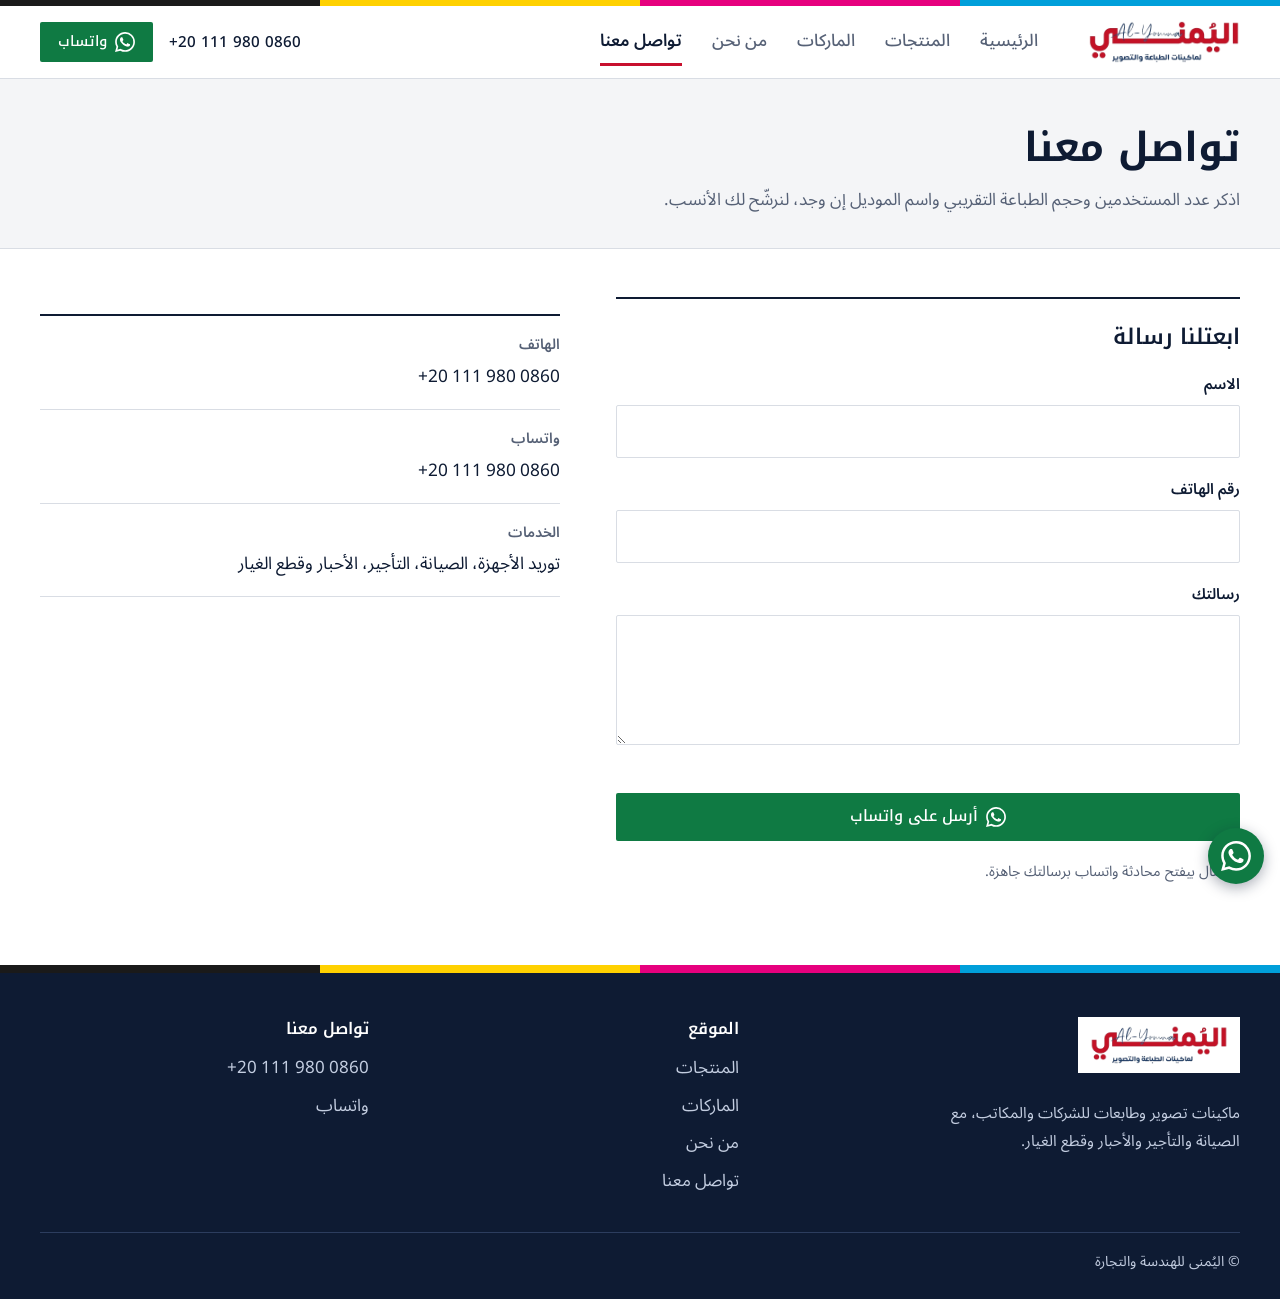
<file: contact.html>
<!doctype html>
<html lang="ar" dir="rtl">
<head>
<meta charset="utf-8">
<meta name="viewport" content="width=device-width, initial-scale=1">
<title>تواصل معنا | اليُمنى للهندسة والتجارة</title>
<meta name="description" content="اتصل بنا أو راسلنا على واتساب لتحصل على ترشيح جهاز التصوير أو الطابعة المناسب لعملك.">

<meta property="og:site_name" content="اليُمنى للهندسة والتجارة">
<meta property="og:locale" content="ar_EG">
<meta property="og:type" content="website">
<meta property="og:title" content="تواصل معنا | اليُمنى للهندسة والتجارة">
<meta property="og:description" content="اتصل بنا أو راسلنا على واتساب لتحصل على ترشيح جهاز التصوير أو الطابعة المناسب لعملك.">
<meta property="og:image" content="https://al-yomna.technolgy.workers.dev/assets/og/share.png">
<meta name="twitter:card" content="summary_large_image">
<meta name="theme-color" content="#253E61">
<link rel="icon" href="favicon.svg" type="image/svg+xml">
<link rel="canonical" href="https://al-yomna.technolgy.workers.dev/contact.html">
<link rel="preconnect" href="https://fonts.googleapis.com">
<link rel="preconnect" href="https://fonts.gstatic.com" crossorigin>
<link rel="stylesheet" href="https://fonts.googleapis.com/css2?family=Noto+Kufi+Arabic:wght@500;600;700&family=Noto+Sans+Arabic:wght@400;500;600&display=swap">
<link rel="stylesheet" href="css/style.css?v=20261103">
</head>
<body>
<a class="skip" href="#main">تخطَّ إلى المحتوى</a>
<header class="site-header">
  <div class="cmyk" aria-hidden="true"><i></i><i></i><i></i><i></i></div>
  <div class="wrap bar">
    <a class="logo" href="index.html" aria-label="اليُمنى للهندسة والتجارة — الصفحة الرئيسية"><img src="assets/brand/logo.png" width="159" height="46" alt="اليُمنى للهندسة والتجارة"></a>
    <button class="menu-btn" type="button" aria-expanded="false" aria-controls="nav">القائمة</button>
    <nav class="nav" id="nav" aria-label="التنقل الرئيسي"><a href="index.html">الرئيسية</a><a href="products.html">المنتجات</a><a href="brands.html">الماركات</a><a href="about.html">من نحن</a><a href="contact.html" aria-current="page">تواصل معنا</a></nav>
    <div class="bar-end">
      <a class="bar-phone" href="tel:+201119800860">+20 111 980 0860</a>
      <a class="btn btn-wa btn-sm" href="https://wa.me/201119800860" target="_blank" rel="noopener noreferrer"><svg viewBox="0 0 24 24" aria-hidden="true"><path d="M17.47 14.38c-.3-.15-1.76-.87-2.03-.97-.27-.1-.47-.15-.67.15-.2.3-.77.97-.94 1.17-.17.2-.35.22-.65.07-.3-.15-1.26-.46-2.4-1.48-.89-.79-1.49-1.77-1.66-2.07-.17-.3-.02-.46.13-.61.14-.13.3-.35.45-.52.15-.17.2-.3.3-.5.1-.2.05-.37-.02-.52-.08-.15-.67-1.62-.92-2.22-.24-.58-.49-.5-.67-.51h-.57c-.2 0-.52.07-.8.37-.27.3-1.04 1.02-1.04 2.48s1.07 2.88 1.21 3.08c.15.2 2.1 3.2 5.08 4.49.71.31 1.26.49 1.69.63.71.23 1.36.2 1.87.12.57-.09 1.76-.72 2.01-1.41.25-.69.25-1.29.17-1.41-.07-.12-.27-.2-.57-.35zM12.05 21.8h-.01a9.87 9.87 0 0 1-5.03-1.38l-.36-.21-3.74.98 1-3.65-.24-.37a9.86 9.86 0 0 1-1.51-5.26c0-5.45 4.44-9.88 9.89-9.88 2.64 0 5.12 1.03 6.99 2.9a9.82 9.82 0 0 1 2.89 6.99c0 5.45-4.44 9.88-9.88 9.88zM20.52 3.45A11.8 11.8 0 0 0 12.05 0C5.5 0 .16 5.34.16 11.89c0 2.1.55 4.14 1.59 5.95L.06 24l6.3-1.65a11.88 11.88 0 0 0 5.68 1.45h.01c6.55 0 11.89-5.34 11.89-11.89 0-3.18-1.24-6.17-3.48-8.41z"/></svg>واتساب</a>
    </div>
  </div>
</header>
<main id="main">

<section class="page-head"><div class="wrap"><h1>تواصل معنا</h1><p>اذكر عدد المستخدمين وحجم الطباعة التقريبي واسم الموديل إن وجد، لنرشّح لك الأنسب.</p></div></section>
<div class="wrap two">
  <form class="form" id="contactForm" novalidate>
    <h2>ابعتلنا رسالة</h2>
    <div><label for="cname">الاسم</label><input id="cname" name="name" autocomplete="name" required></div>
    <div><label for="cphone">رقم الهاتف</label><input id="cphone" name="phone" type="tel" autocomplete="tel" inputmode="tel" required></div>
    <div><label for="cmsg">رسالتك</label><textarea id="cmsg" name="message" required></textarea></div>
    <p class="form-note" id="formNote" role="status"></p>
    <button class="btn btn-wa" type="submit"><svg viewBox="0 0 24 24" aria-hidden="true"><path d="M17.47 14.38c-.3-.15-1.76-.87-2.03-.97-.27-.1-.47-.15-.67.15-.2.3-.77.97-.94 1.17-.17.2-.35.22-.65.07-.3-.15-1.26-.46-2.4-1.48-.89-.79-1.49-1.77-1.66-2.07-.17-.3-.02-.46.13-.61.14-.13.3-.35.45-.52.15-.17.2-.3.3-.5.1-.2.05-.37-.02-.52-.08-.15-.67-1.62-.92-2.22-.24-.58-.49-.5-.67-.51h-.57c-.2 0-.52.07-.8.37-.27.3-1.04 1.02-1.04 2.48s1.07 2.88 1.21 3.08c.15.2 2.1 3.2 5.08 4.49.71.31 1.26.49 1.69.63.71.23 1.36.2 1.87.12.57-.09 1.76-.72 2.01-1.41.25-.69.25-1.29.17-1.41-.07-.12-.27-.2-.57-.35zM12.05 21.8h-.01a9.87 9.87 0 0 1-5.03-1.38l-.36-.21-3.74.98 1-3.65-.24-.37a9.86 9.86 0 0 1-1.51-5.26c0-5.45 4.44-9.88 9.89-9.88 2.64 0 5.12 1.03 6.99 2.9a9.82 9.82 0 0 1 2.89 6.99c0 5.45-4.44 9.88-9.88 9.88zM20.52 3.45A11.8 11.8 0 0 0 12.05 0C5.5 0 .16 5.34.16 11.89c0 2.1.55 4.14 1.59 5.95L.06 24l6.3-1.65a11.88 11.88 0 0 0 5.68 1.45h.01c6.55 0 11.89-5.34 11.89-11.89 0-3.18-1.24-6.17-3.48-8.41z"/></svg>أرسل على واتساب</button>
    <p class="form-note">الإرسال بيفتح محادثة واتساب برسالتك جاهزة.</p>
  </form>
  <div>
    <dl class="dl">
      <div><dt>الهاتف</dt><dd><a href="tel:+201119800860">+20 111 980 0860</a></dd></div>
      <div><dt>واتساب</dt><dd><a href="https://wa.me/201119800860" target="_blank" rel="noopener noreferrer">+20 111 980 0860</a></dd></div>
      <div><dt>الخدمات</dt><dd>توريد الأجهزة، الصيانة، التأجير، الأحبار وقطع الغيار</dd></div>
    </dl>
  </div>
</div>

</main>
<footer class="site-footer">
  <div class="cmyk" aria-hidden="true"><i></i><i></i><i></i><i></i></div>
  <div class="wrap foot-in">
    <div class="foot">
      <div><span class="foot-logo"><img src="assets/brand/logo.png" width="138" height="40" alt="اليُمنى للهندسة والتجارة"></span><p>ماكينات تصوير وطابعات للشركات والمكاتب، مع الصيانة والتأجير والأحبار وقطع الغيار.</p></div>
      <div><h2>الموقع</h2><ul><li><a href="products.html">المنتجات</a></li><li><a href="brands.html">الماركات</a></li><li><a href="about.html">من نحن</a></li><li><a href="contact.html">تواصل معنا</a></li></ul></div>
      <div><h2>تواصل معنا</h2><ul><li><a class="ltr" href="tel:+201119800860">+20 111 980 0860</a></li><li><a href="https://wa.me/201119800860" target="_blank" rel="noopener noreferrer">واتساب</a></li></ul></div>
    </div>
    <p class="copy">© اليُمنى للهندسة والتجارة</p>
  </div>
</footer>
<a class="float-wa" href="https://wa.me/201119800860" target="_blank" rel="noopener noreferrer" aria-label="راسلنا على واتساب"><svg viewBox="0 0 24 24" aria-hidden="true"><path d="M17.47 14.38c-.3-.15-1.76-.87-2.03-.97-.27-.1-.47-.15-.67.15-.2.3-.77.97-.94 1.17-.17.2-.35.22-.65.07-.3-.15-1.26-.46-2.4-1.48-.89-.79-1.49-1.77-1.66-2.07-.17-.3-.02-.46.13-.61.14-.13.3-.35.45-.52.15-.17.2-.3.3-.5.1-.2.05-.37-.02-.52-.08-.15-.67-1.62-.92-2.22-.24-.58-.49-.5-.67-.51h-.57c-.2 0-.52.07-.8.37-.27.3-1.04 1.02-1.04 2.48s1.07 2.88 1.21 3.08c.15.2 2.1 3.2 5.08 4.49.71.31 1.26.49 1.69.63.71.23 1.36.2 1.87.12.57-.09 1.76-.72 2.01-1.41.25-.69.25-1.29.17-1.41-.07-.12-.27-.2-.57-.35zM12.05 21.8h-.01a9.87 9.87 0 0 1-5.03-1.38l-.36-.21-3.74.98 1-3.65-.24-.37a9.86 9.86 0 0 1-1.51-5.26c0-5.45 4.44-9.88 9.89-9.88 2.64 0 5.12 1.03 6.99 2.9a9.82 9.82 0 0 1 2.89 6.99c0 5.45-4.44 9.88-9.88 9.88zM20.52 3.45A11.8 11.8 0 0 0 12.05 0C5.5 0 .16 5.34.16 11.89c0 2.1.55 4.14 1.59 5.95L.06 24l6.3-1.65a11.88 11.88 0 0 0 5.68 1.45h.01c6.55 0 11.89-5.34 11.89-11.89 0-3.18-1.24-6.17-3.48-8.41z"/></svg></a>
<script src="js/config.js?v=20261103"></script><script src="js/escape.js?v=20261103"></script><script src="js/products.js?v=20261103"></script><script src="js/app.js?v=20261103"></script><script src="js/contact.js?v=20261103"></script>
</body>
</html>
</file>
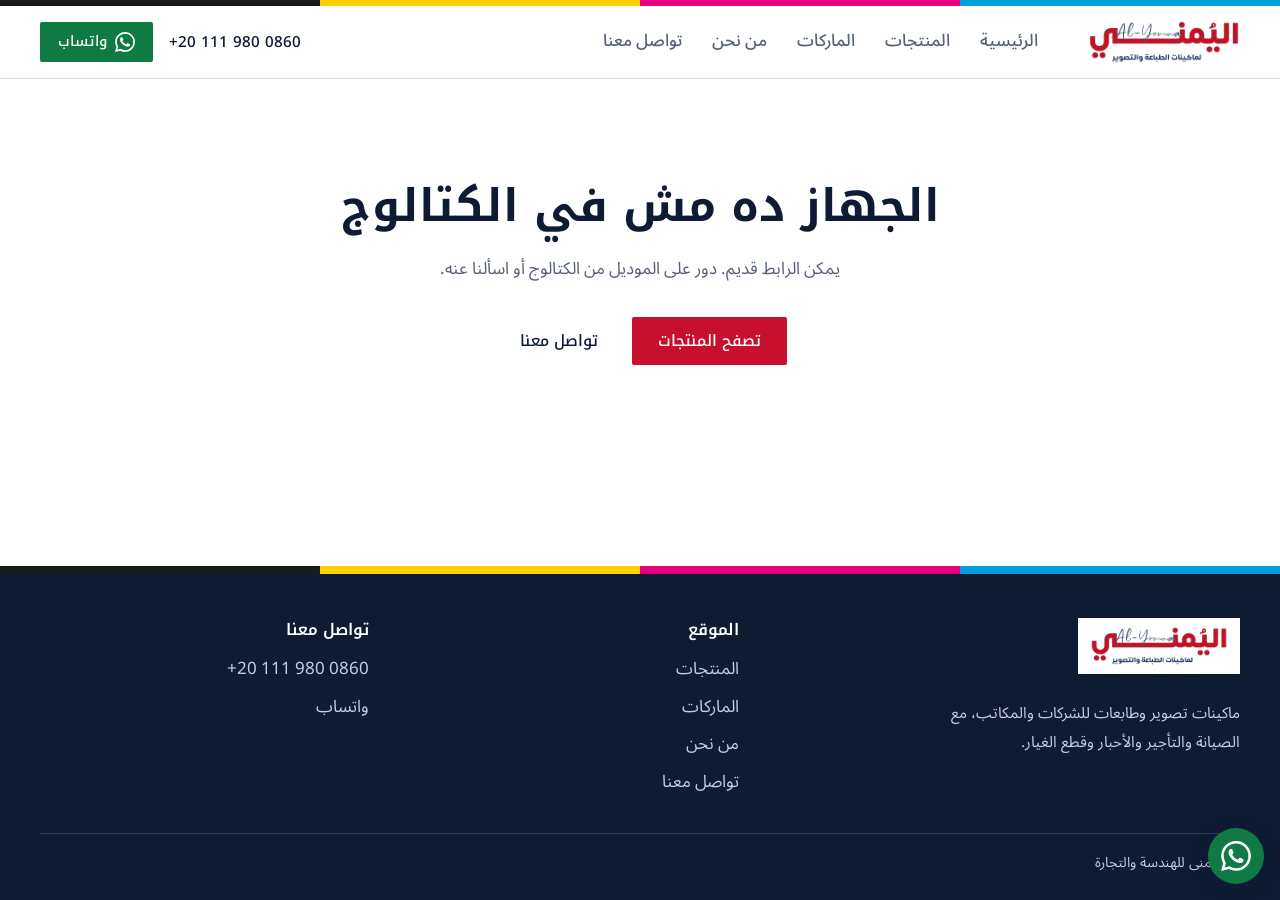
<file: product-not-found.html>
<!doctype html>
<html lang="ar" dir="rtl">
<head>
<meta charset="utf-8">
<meta name="viewport" content="width=device-width, initial-scale=1">
<title>الجهاز غير موجود | اليُمنى للهندسة والتجارة</title>
<meta name="description" content="الجهاز المطلوب غير موجود في الكتالوج.">
<meta name="robots" content="noindex">
<meta property="og:site_name" content="اليُمنى للهندسة والتجارة">
<meta property="og:locale" content="ar_EG">
<meta property="og:type" content="website">
<meta property="og:title" content="الجهاز غير موجود | اليُمنى للهندسة والتجارة">
<meta property="og:description" content="الجهاز المطلوب غير موجود في الكتالوج.">
<meta property="og:image" content="https://al-yomna.technolgy.workers.dev/assets/og/share.png">
<meta name="twitter:card" content="summary_large_image">
<meta name="theme-color" content="#253E61">
<link rel="icon" href="favicon.svg" type="image/svg+xml">

<link rel="preconnect" href="https://fonts.googleapis.com">
<link rel="preconnect" href="https://fonts.gstatic.com" crossorigin>
<link rel="stylesheet" href="https://fonts.googleapis.com/css2?family=Noto+Kufi+Arabic:wght@500;600;700&family=Noto+Sans+Arabic:wght@400;500;600&display=swap">
<link rel="stylesheet" href="css/style.css?v=20261103">
</head>
<body>
<a class="skip" href="#main">تخطَّ إلى المحتوى</a>
<header class="site-header">
  <div class="cmyk" aria-hidden="true"><i></i><i></i><i></i><i></i></div>
  <div class="wrap bar">
    <a class="logo" href="index.html" aria-label="اليُمنى للهندسة والتجارة — الصفحة الرئيسية"><img src="assets/brand/logo.png" width="159" height="46" alt="اليُمنى للهندسة والتجارة"></a>
    <button class="menu-btn" type="button" aria-expanded="false" aria-controls="nav">القائمة</button>
    <nav class="nav" id="nav" aria-label="التنقل الرئيسي"><a href="index.html">الرئيسية</a><a href="products.html">المنتجات</a><a href="brands.html">الماركات</a><a href="about.html">من نحن</a><a href="contact.html">تواصل معنا</a></nav>
    <div class="bar-end">
      <a class="bar-phone" href="tel:+201119800860">+20 111 980 0860</a>
      <a class="btn btn-wa btn-sm" href="https://wa.me/201119800860" target="_blank" rel="noopener noreferrer"><svg viewBox="0 0 24 24" aria-hidden="true"><path d="M17.47 14.38c-.3-.15-1.76-.87-2.03-.97-.27-.1-.47-.15-.67.15-.2.3-.77.97-.94 1.17-.17.2-.35.22-.65.07-.3-.15-1.26-.46-2.4-1.48-.89-.79-1.49-1.77-1.66-2.07-.17-.3-.02-.46.13-.61.14-.13.3-.35.45-.52.15-.17.2-.3.3-.5.1-.2.05-.37-.02-.52-.08-.15-.67-1.62-.92-2.22-.24-.58-.49-.5-.67-.51h-.57c-.2 0-.52.07-.8.37-.27.3-1.04 1.02-1.04 2.48s1.07 2.88 1.21 3.08c.15.2 2.1 3.2 5.08 4.49.71.31 1.26.49 1.69.63.71.23 1.36.2 1.87.12.57-.09 1.76-.72 2.01-1.41.25-.69.25-1.29.17-1.41-.07-.12-.27-.2-.57-.35zM12.05 21.8h-.01a9.87 9.87 0 0 1-5.03-1.38l-.36-.21-3.74.98 1-3.65-.24-.37a9.86 9.86 0 0 1-1.51-5.26c0-5.45 4.44-9.88 9.89-9.88 2.64 0 5.12 1.03 6.99 2.9a9.82 9.82 0 0 1 2.89 6.99c0 5.45-4.44 9.88-9.88 9.88zM20.52 3.45A11.8 11.8 0 0 0 12.05 0C5.5 0 .16 5.34.16 11.89c0 2.1.55 4.14 1.59 5.95L.06 24l6.3-1.65a11.88 11.88 0 0 0 5.68 1.45h.01c6.55 0 11.89-5.34 11.89-11.89 0-3.18-1.24-6.17-3.48-8.41z"/></svg>واتساب</a>
    </div>
  </div>
</header>
<main id="main">
<div class="wrap center-page"><h1>الجهاز ده مش في الكتالوج</h1><p>يمكن الرابط قديم. دور على الموديل من الكتالوج أو اسألنا عنه.</p><a class="btn btn-red" href="products.html">تصفح المنتجات</a><a class="btn btn-line" href="contact.html">تواصل معنا</a></div>
</main>
<footer class="site-footer">
  <div class="cmyk" aria-hidden="true"><i></i><i></i><i></i><i></i></div>
  <div class="wrap foot-in">
    <div class="foot">
      <div><span class="foot-logo"><img src="assets/brand/logo.png" width="138" height="40" alt="اليُمنى للهندسة والتجارة"></span><p>ماكينات تصوير وطابعات للشركات والمكاتب، مع الصيانة والتأجير والأحبار وقطع الغيار.</p></div>
      <div><h2>الموقع</h2><ul><li><a href="products.html">المنتجات</a></li><li><a href="brands.html">الماركات</a></li><li><a href="about.html">من نحن</a></li><li><a href="contact.html">تواصل معنا</a></li></ul></div>
      <div><h2>تواصل معنا</h2><ul><li><a class="ltr" href="tel:+201119800860">+20 111 980 0860</a></li><li><a href="https://wa.me/201119800860" target="_blank" rel="noopener noreferrer">واتساب</a></li></ul></div>
    </div>
    <p class="copy">© اليُمنى للهندسة والتجارة</p>
  </div>
</footer>
<a class="float-wa" href="https://wa.me/201119800860" target="_blank" rel="noopener noreferrer" aria-label="راسلنا على واتساب"><svg viewBox="0 0 24 24" aria-hidden="true"><path d="M17.47 14.38c-.3-.15-1.76-.87-2.03-.97-.27-.1-.47-.15-.67.15-.2.3-.77.97-.94 1.17-.17.2-.35.22-.65.07-.3-.15-1.26-.46-2.4-1.48-.89-.79-1.49-1.77-1.66-2.07-.17-.3-.02-.46.13-.61.14-.13.3-.35.45-.52.15-.17.2-.3.3-.5.1-.2.05-.37-.02-.52-.08-.15-.67-1.62-.92-2.22-.24-.58-.49-.5-.67-.51h-.57c-.2 0-.52.07-.8.37-.27.3-1.04 1.02-1.04 2.48s1.07 2.88 1.21 3.08c.15.2 2.1 3.2 5.08 4.49.71.31 1.26.49 1.69.63.71.23 1.36.2 1.87.12.57-.09 1.76-.72 2.01-1.41.25-.69.25-1.29.17-1.41-.07-.12-.27-.2-.57-.35zM12.05 21.8h-.01a9.87 9.87 0 0 1-5.03-1.38l-.36-.21-3.74.98 1-3.65-.24-.37a9.86 9.86 0 0 1-1.51-5.26c0-5.45 4.44-9.88 9.89-9.88 2.64 0 5.12 1.03 6.99 2.9a9.82 9.82 0 0 1 2.89 6.99c0 5.45-4.44 9.88-9.88 9.88zM20.52 3.45A11.8 11.8 0 0 0 12.05 0C5.5 0 .16 5.34.16 11.89c0 2.1.55 4.14 1.59 5.95L.06 24l6.3-1.65a11.88 11.88 0 0 0 5.68 1.45h.01c6.55 0 11.89-5.34 11.89-11.89 0-3.18-1.24-6.17-3.48-8.41z"/></svg></a>
<script src="js/config.js?v=20261103"></script><script src="js/escape.js?v=20261103"></script><script src="js/products.js?v=20261103"></script><script src="js/app.js?v=20261103"></script>
</body>
</html>
</file>
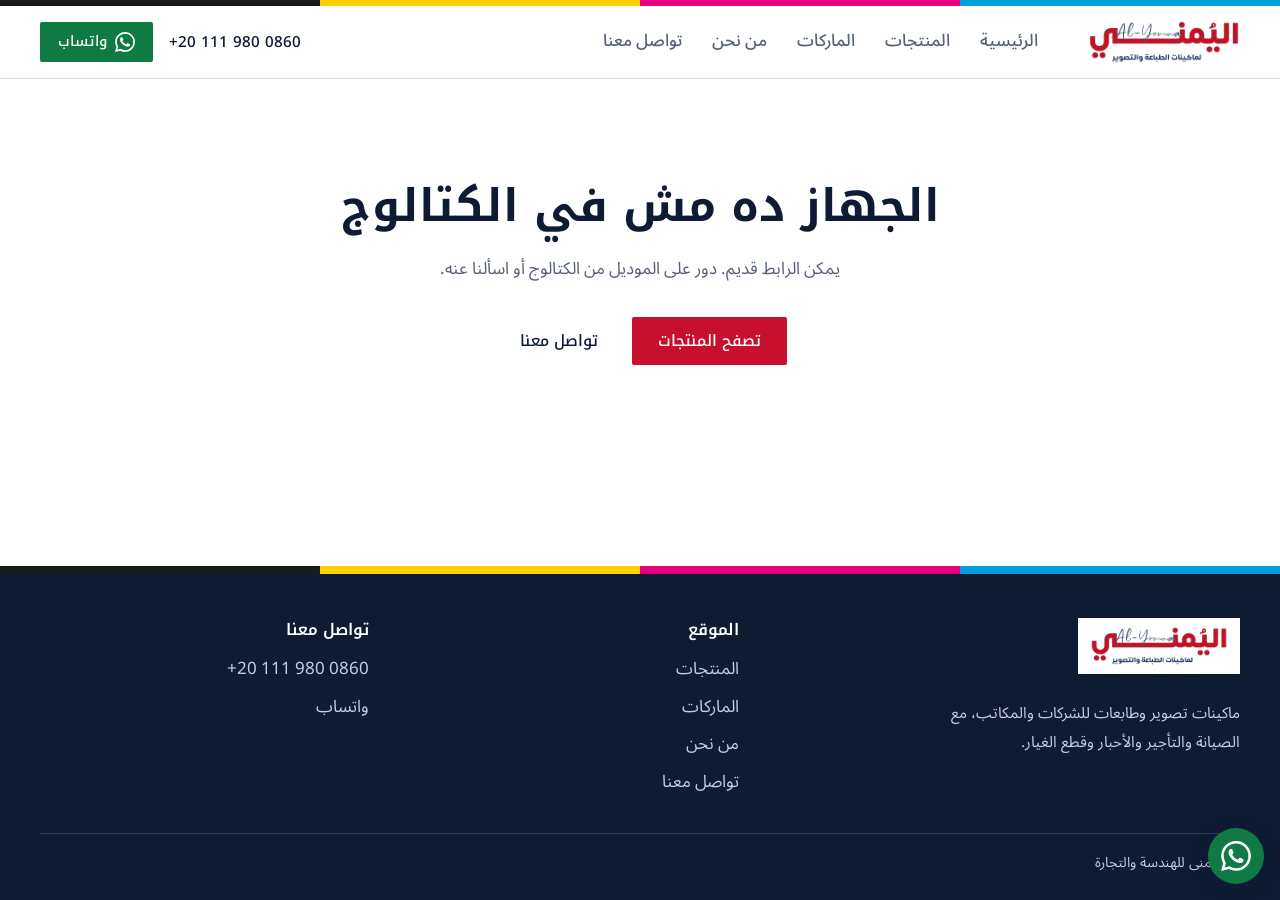
<file: product.html>
<!doctype html>
<html lang="ar" dir="rtl">
<head>
<meta charset="utf-8">
<meta name="viewport" content="width=device-width, initial-scale=1">
<title>تفاصيل الجهاز | اليُمنى للهندسة والتجارة</title>
<meta name="description" content="مواصفات الجهاز وطلب السعر عبر واتساب.">

<meta property="og:site_name" content="اليُمنى للهندسة والتجارة">
<meta property="og:locale" content="ar_EG">
<meta property="og:type" content="website">
<meta property="og:title" content="تفاصيل الجهاز | اليُمنى للهندسة والتجارة">
<meta property="og:description" content="مواصفات الجهاز وطلب السعر عبر واتساب.">
<meta property="og:image" content="https://al-yomna.technolgy.workers.dev/assets/og/share.png">
<meta name="twitter:card" content="summary_large_image">
<meta name="theme-color" content="#253E61">
<link rel="icon" href="favicon.svg" type="image/svg+xml">

<link rel="preconnect" href="https://fonts.googleapis.com">
<link rel="preconnect" href="https://fonts.gstatic.com" crossorigin>
<link rel="stylesheet" href="https://fonts.googleapis.com/css2?family=Noto+Kufi+Arabic:wght@500;600;700&family=Noto+Sans+Arabic:wght@400;500;600&display=swap">
<link rel="stylesheet" href="css/style.css?v=20261103">
</head>
<body>
<a class="skip" href="#main">تخطَّ إلى المحتوى</a>
<header class="site-header">
  <div class="cmyk" aria-hidden="true"><i></i><i></i><i></i><i></i></div>
  <div class="wrap bar">
    <a class="logo" href="index.html" aria-label="اليُمنى للهندسة والتجارة — الصفحة الرئيسية"><img src="assets/brand/logo.png" width="159" height="46" alt="اليُمنى للهندسة والتجارة"></a>
    <button class="menu-btn" type="button" aria-expanded="false" aria-controls="nav">القائمة</button>
    <nav class="nav" id="nav" aria-label="التنقل الرئيسي"><a href="index.html">الرئيسية</a><a href="products.html" aria-current="page">المنتجات</a><a href="brands.html">الماركات</a><a href="about.html">من نحن</a><a href="contact.html">تواصل معنا</a></nav>
    <div class="bar-end">
      <a class="bar-phone" href="tel:+201119800860">+20 111 980 0860</a>
      <a class="btn btn-wa btn-sm" href="https://wa.me/201119800860" target="_blank" rel="noopener noreferrer"><svg viewBox="0 0 24 24" aria-hidden="true"><path d="M17.47 14.38c-.3-.15-1.76-.87-2.03-.97-.27-.1-.47-.15-.67.15-.2.3-.77.97-.94 1.17-.17.2-.35.22-.65.07-.3-.15-1.26-.46-2.4-1.48-.89-.79-1.49-1.77-1.66-2.07-.17-.3-.02-.46.13-.61.14-.13.3-.35.45-.52.15-.17.2-.3.3-.5.1-.2.05-.37-.02-.52-.08-.15-.67-1.62-.92-2.22-.24-.58-.49-.5-.67-.51h-.57c-.2 0-.52.07-.8.37-.27.3-1.04 1.02-1.04 2.48s1.07 2.88 1.21 3.08c.15.2 2.1 3.2 5.08 4.49.71.31 1.26.49 1.69.63.71.23 1.36.2 1.87.12.57-.09 1.76-.72 2.01-1.41.25-.69.25-1.29.17-1.41-.07-.12-.27-.2-.57-.35zM12.05 21.8h-.01a9.87 9.87 0 0 1-5.03-1.38l-.36-.21-3.74.98 1-3.65-.24-.37a9.86 9.86 0 0 1-1.51-5.26c0-5.45 4.44-9.88 9.89-9.88 2.64 0 5.12 1.03 6.99 2.9a9.82 9.82 0 0 1 2.89 6.99c0 5.45-4.44 9.88-9.88 9.88zM20.52 3.45A11.8 11.8 0 0 0 12.05 0C5.5 0 .16 5.34.16 11.89c0 2.1.55 4.14 1.59 5.95L.06 24l6.3-1.65a11.88 11.88 0 0 0 5.68 1.45h.01c6.55 0 11.89-5.34 11.89-11.89 0-3.18-1.24-6.17-3.48-8.41z"/></svg>واتساب</a>
    </div>
  </div>
</header>
<main id="main">

<div class="wrap" style="padding-top:28px">
  <nav class="crumbs" aria-label="مسار الصفحة"><a href="index.html">الرئيسية</a><span>/</span><a href="products.html">المنتجات</a><span>/</span><span id="crumb"></span></nav>
  <div class="detail" id="detail"><p>جارٍ تحميل بيانات الجهاز…</p></div>
  <section aria-labelledby="rel-h" id="relWrap" hidden style="padding-bottom:72px">
    <div class="block-head"><div><h2 id="rel-h">أجهزة أخرى من نفس الماركة</h2></div></div>
    <div class="rows" id="related"></div>
  </section>
</div>

</main>
<footer class="site-footer">
  <div class="cmyk" aria-hidden="true"><i></i><i></i><i></i><i></i></div>
  <div class="wrap foot-in">
    <div class="foot">
      <div><span class="foot-logo"><img src="assets/brand/logo.png" width="138" height="40" alt="اليُمنى للهندسة والتجارة"></span><p>ماكينات تصوير وطابعات للشركات والمكاتب، مع الصيانة والتأجير والأحبار وقطع الغيار.</p></div>
      <div><h2>الموقع</h2><ul><li><a href="products.html">المنتجات</a></li><li><a href="brands.html">الماركات</a></li><li><a href="about.html">من نحن</a></li><li><a href="contact.html">تواصل معنا</a></li></ul></div>
      <div><h2>تواصل معنا</h2><ul><li><a class="ltr" href="tel:+201119800860">+20 111 980 0860</a></li><li><a href="https://wa.me/201119800860" target="_blank" rel="noopener noreferrer">واتساب</a></li></ul></div>
    </div>
    <p class="copy">© اليُمنى للهندسة والتجارة</p>
  </div>
</footer>
<a class="float-wa" href="https://wa.me/201119800860" target="_blank" rel="noopener noreferrer" aria-label="راسلنا على واتساب"><svg viewBox="0 0 24 24" aria-hidden="true"><path d="M17.47 14.38c-.3-.15-1.76-.87-2.03-.97-.27-.1-.47-.15-.67.15-.2.3-.77.97-.94 1.17-.17.2-.35.22-.65.07-.3-.15-1.26-.46-2.4-1.48-.89-.79-1.49-1.77-1.66-2.07-.17-.3-.02-.46.13-.61.14-.13.3-.35.45-.52.15-.17.2-.3.3-.5.1-.2.05-.37-.02-.52-.08-.15-.67-1.62-.92-2.22-.24-.58-.49-.5-.67-.51h-.57c-.2 0-.52.07-.8.37-.27.3-1.04 1.02-1.04 2.48s1.07 2.88 1.21 3.08c.15.2 2.1 3.2 5.08 4.49.71.31 1.26.49 1.69.63.71.23 1.36.2 1.87.12.57-.09 1.76-.72 2.01-1.41.25-.69.25-1.29.17-1.41-.07-.12-.27-.2-.57-.35zM12.05 21.8h-.01a9.87 9.87 0 0 1-5.03-1.38l-.36-.21-3.74.98 1-3.65-.24-.37a9.86 9.86 0 0 1-1.51-5.26c0-5.45 4.44-9.88 9.89-9.88 2.64 0 5.12 1.03 6.99 2.9a9.82 9.82 0 0 1 2.89 6.99c0 5.45-4.44 9.88-9.88 9.88zM20.52 3.45A11.8 11.8 0 0 0 12.05 0C5.5 0 .16 5.34.16 11.89c0 2.1.55 4.14 1.59 5.95L.06 24l6.3-1.65a11.88 11.88 0 0 0 5.68 1.45h.01c6.55 0 11.89-5.34 11.89-11.89 0-3.18-1.24-6.17-3.48-8.41z"/></svg></a>
<script src="js/config.js?v=20261103"></script><script src="js/escape.js?v=20261103"></script><script src="js/products.js?v=20261103"></script><script src="js/app.js?v=20261103"></script><script src="js/product.js?v=20261103"></script>
</body>
</html>
</file>
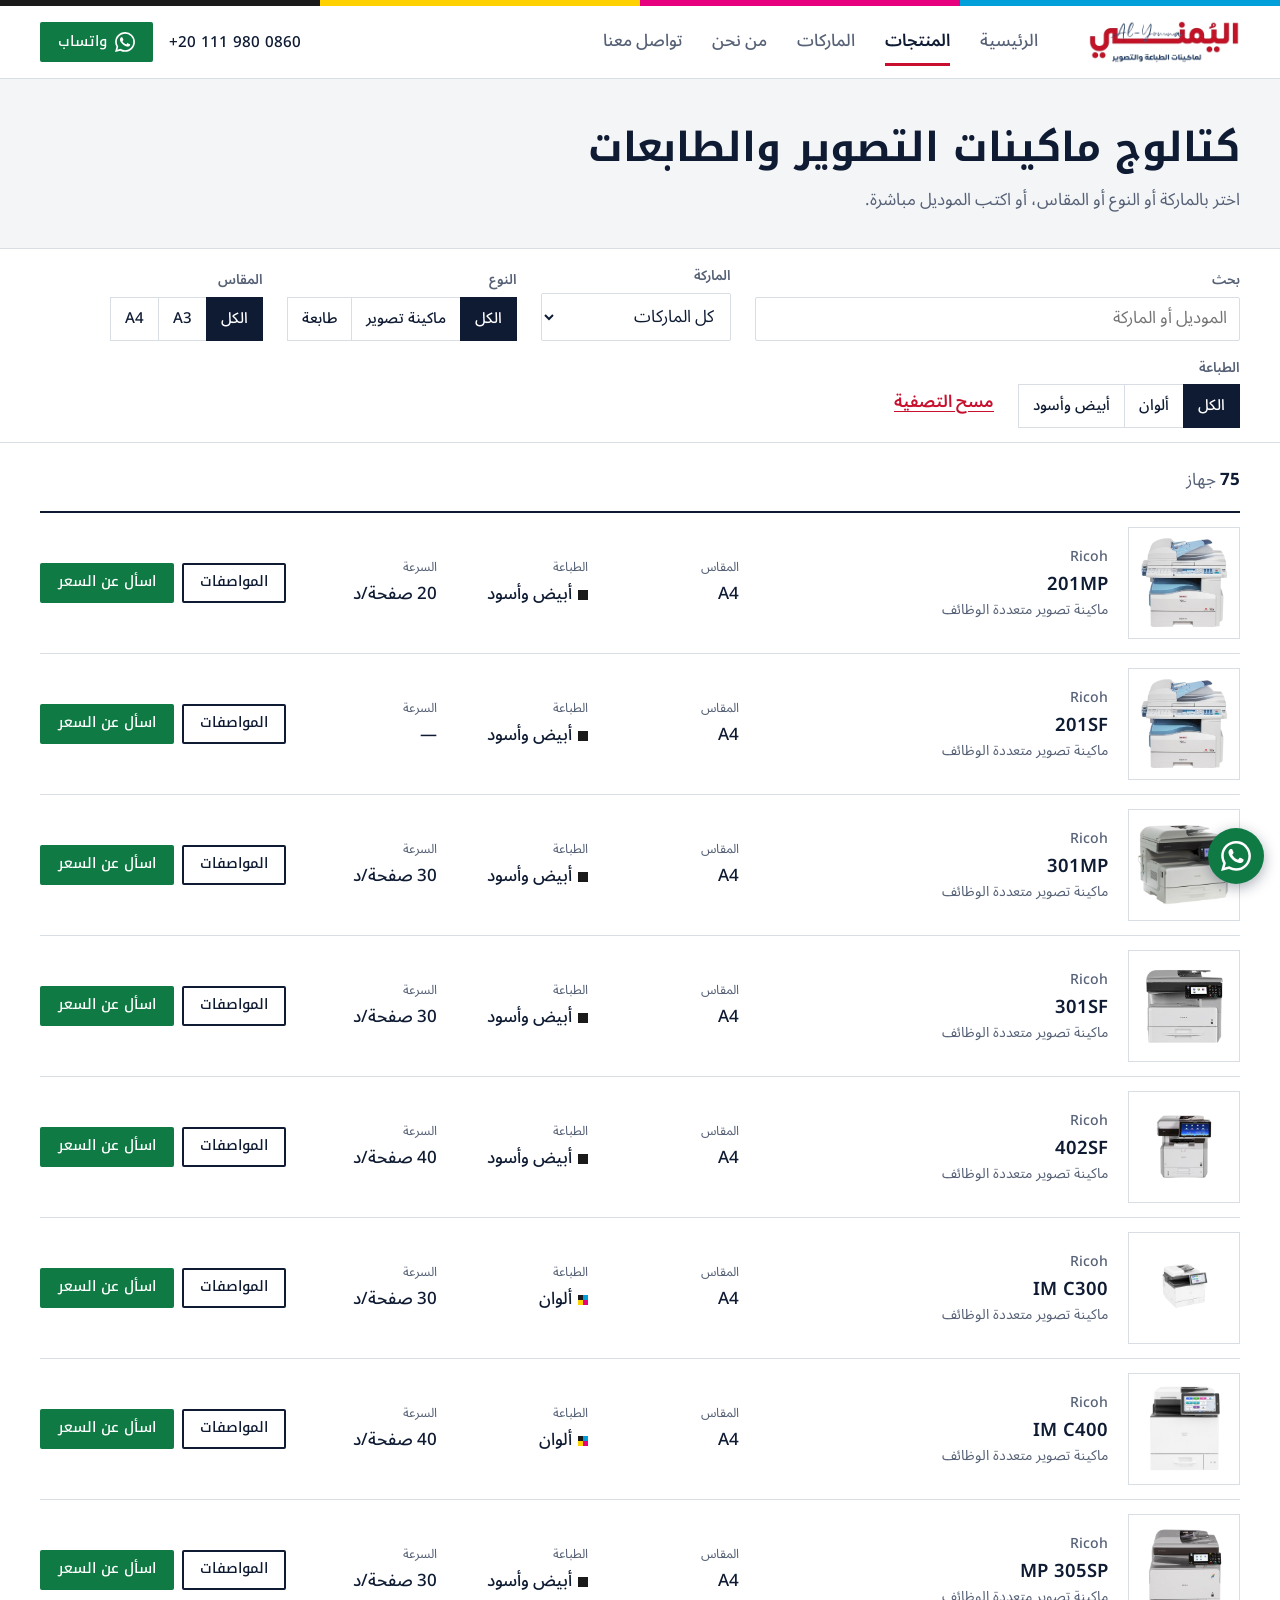
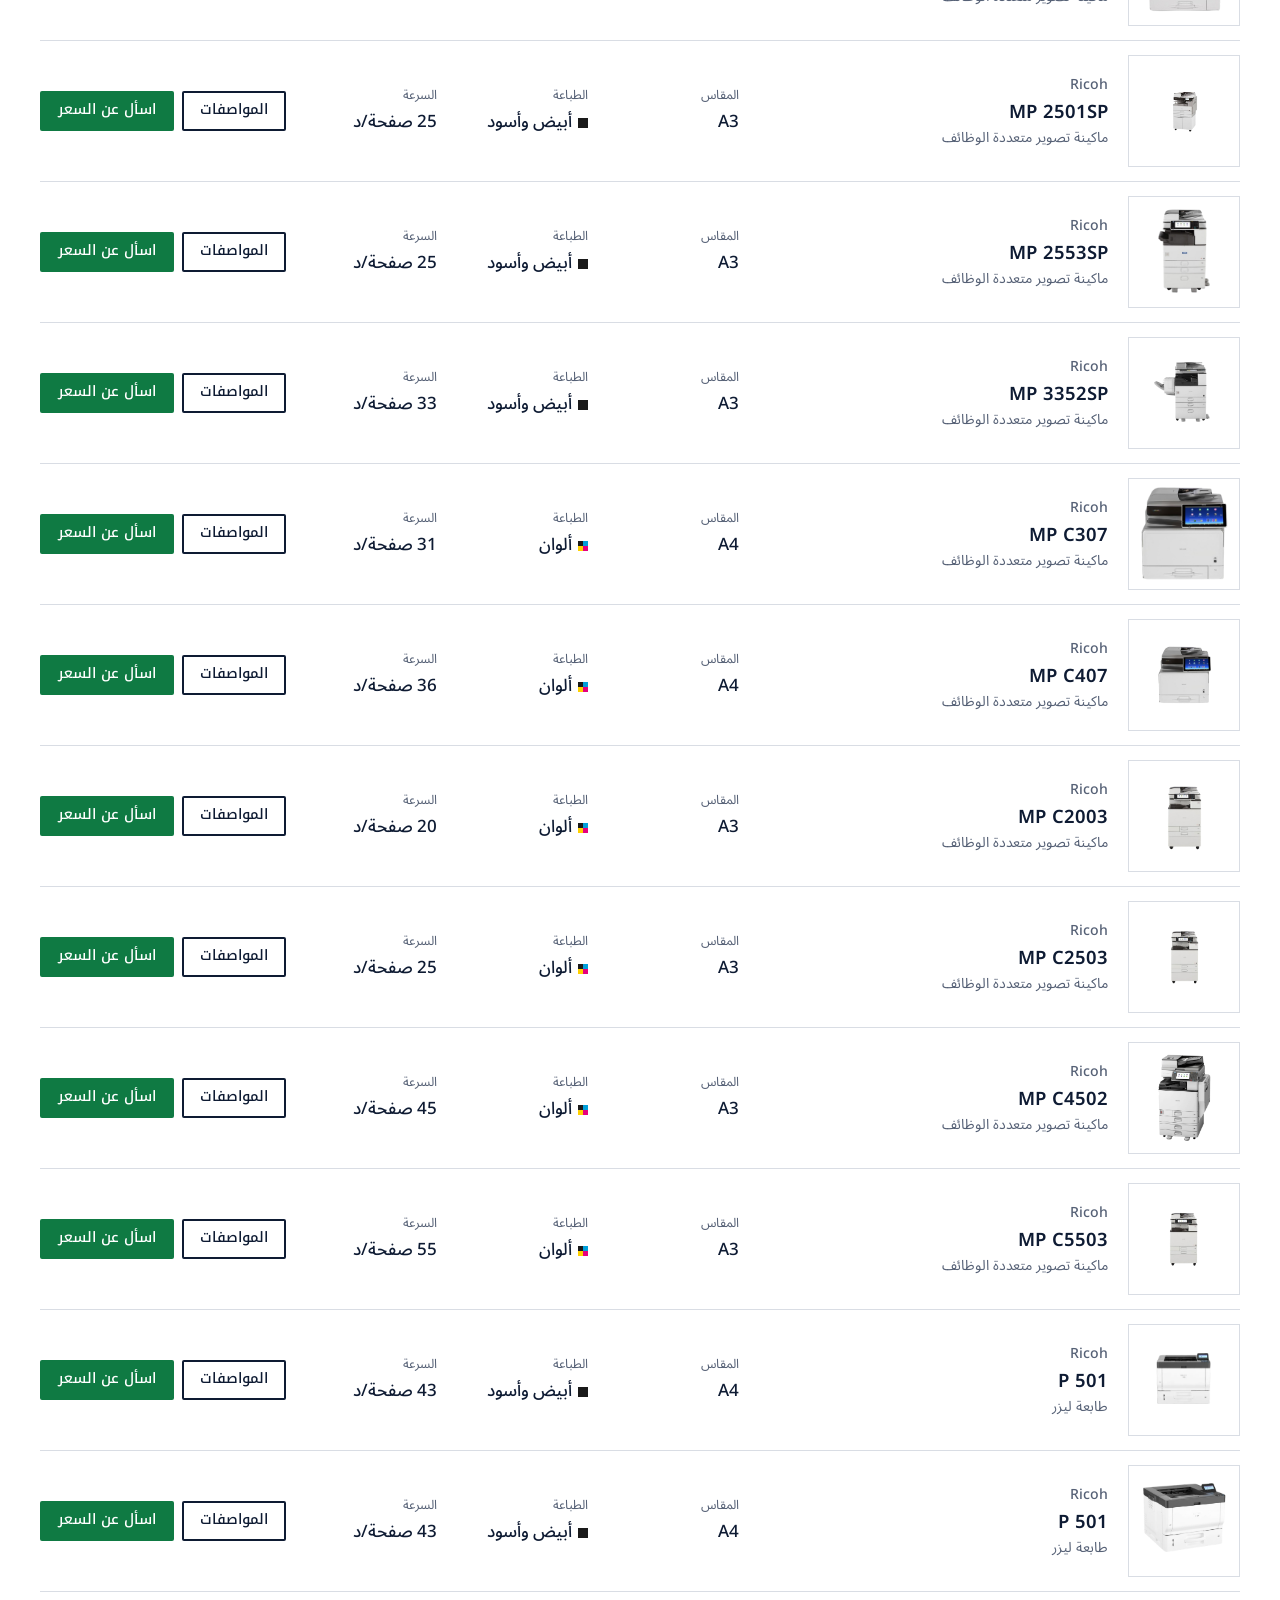
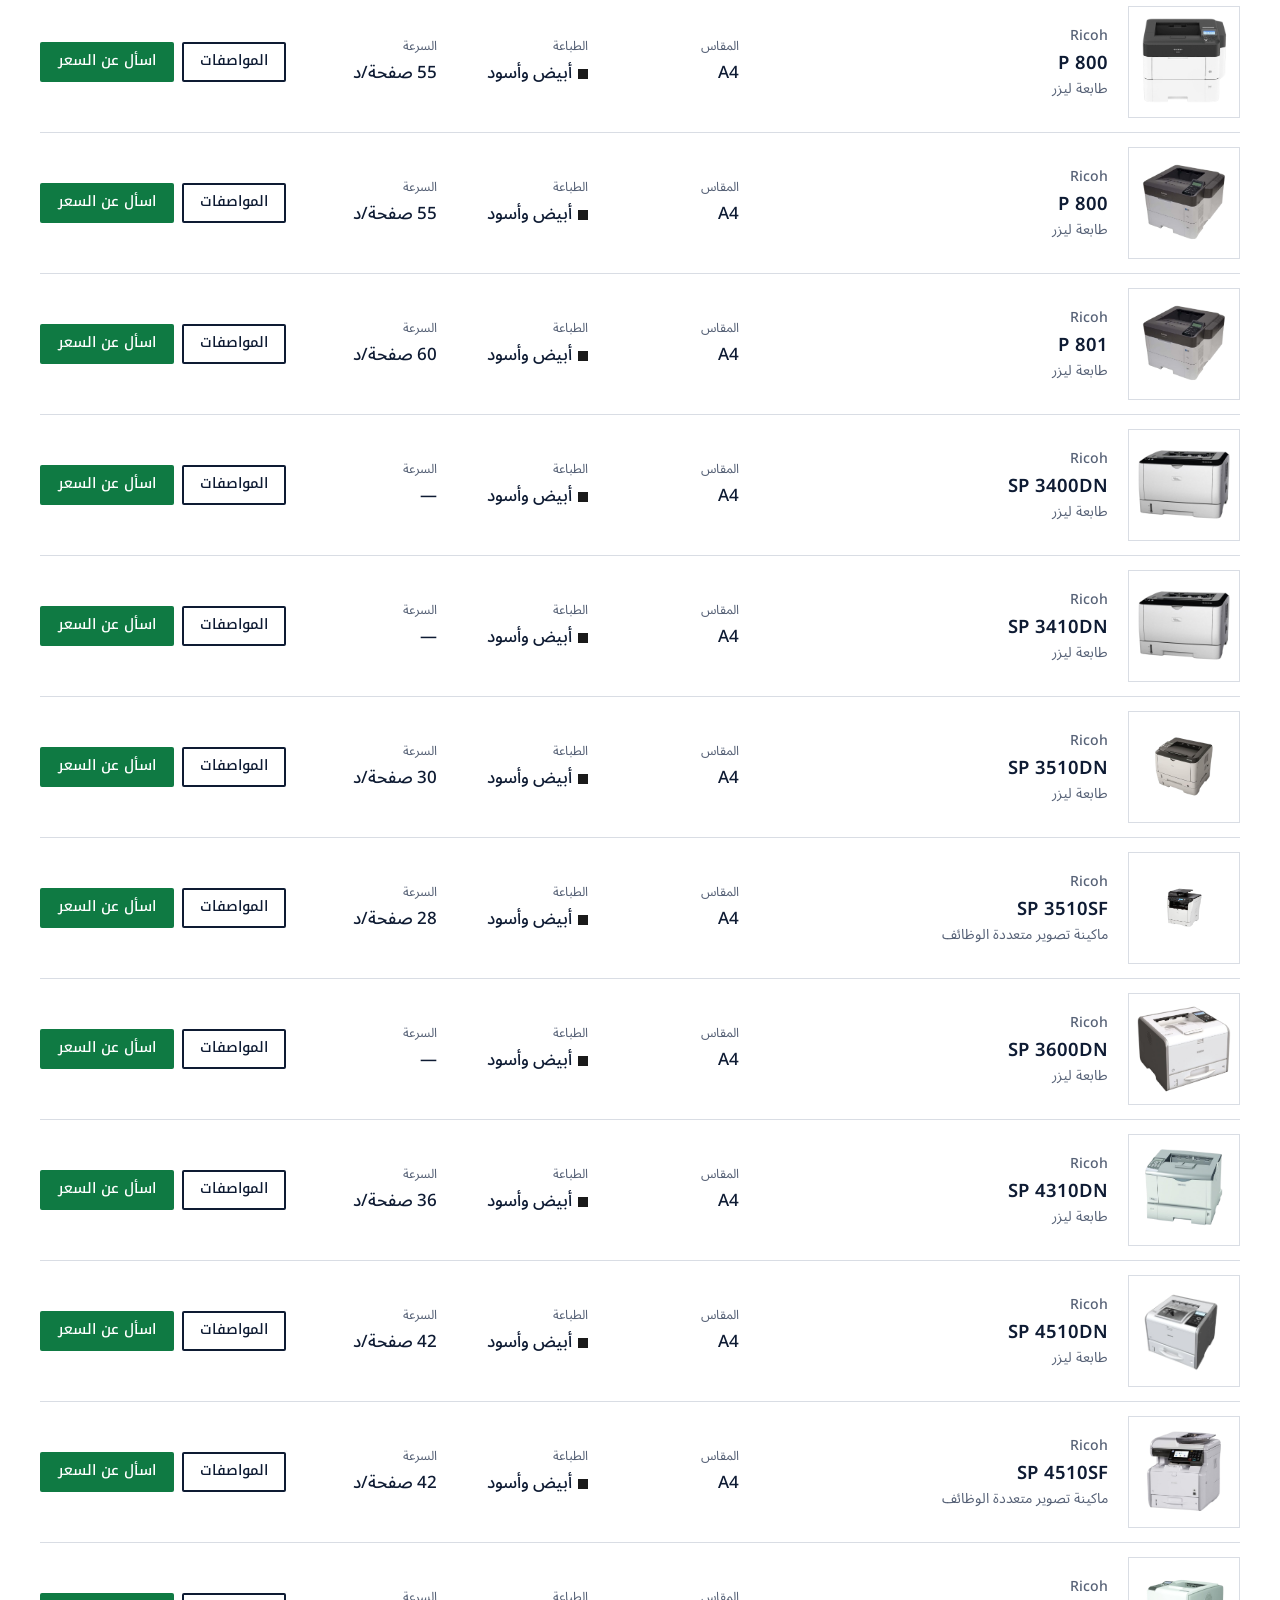
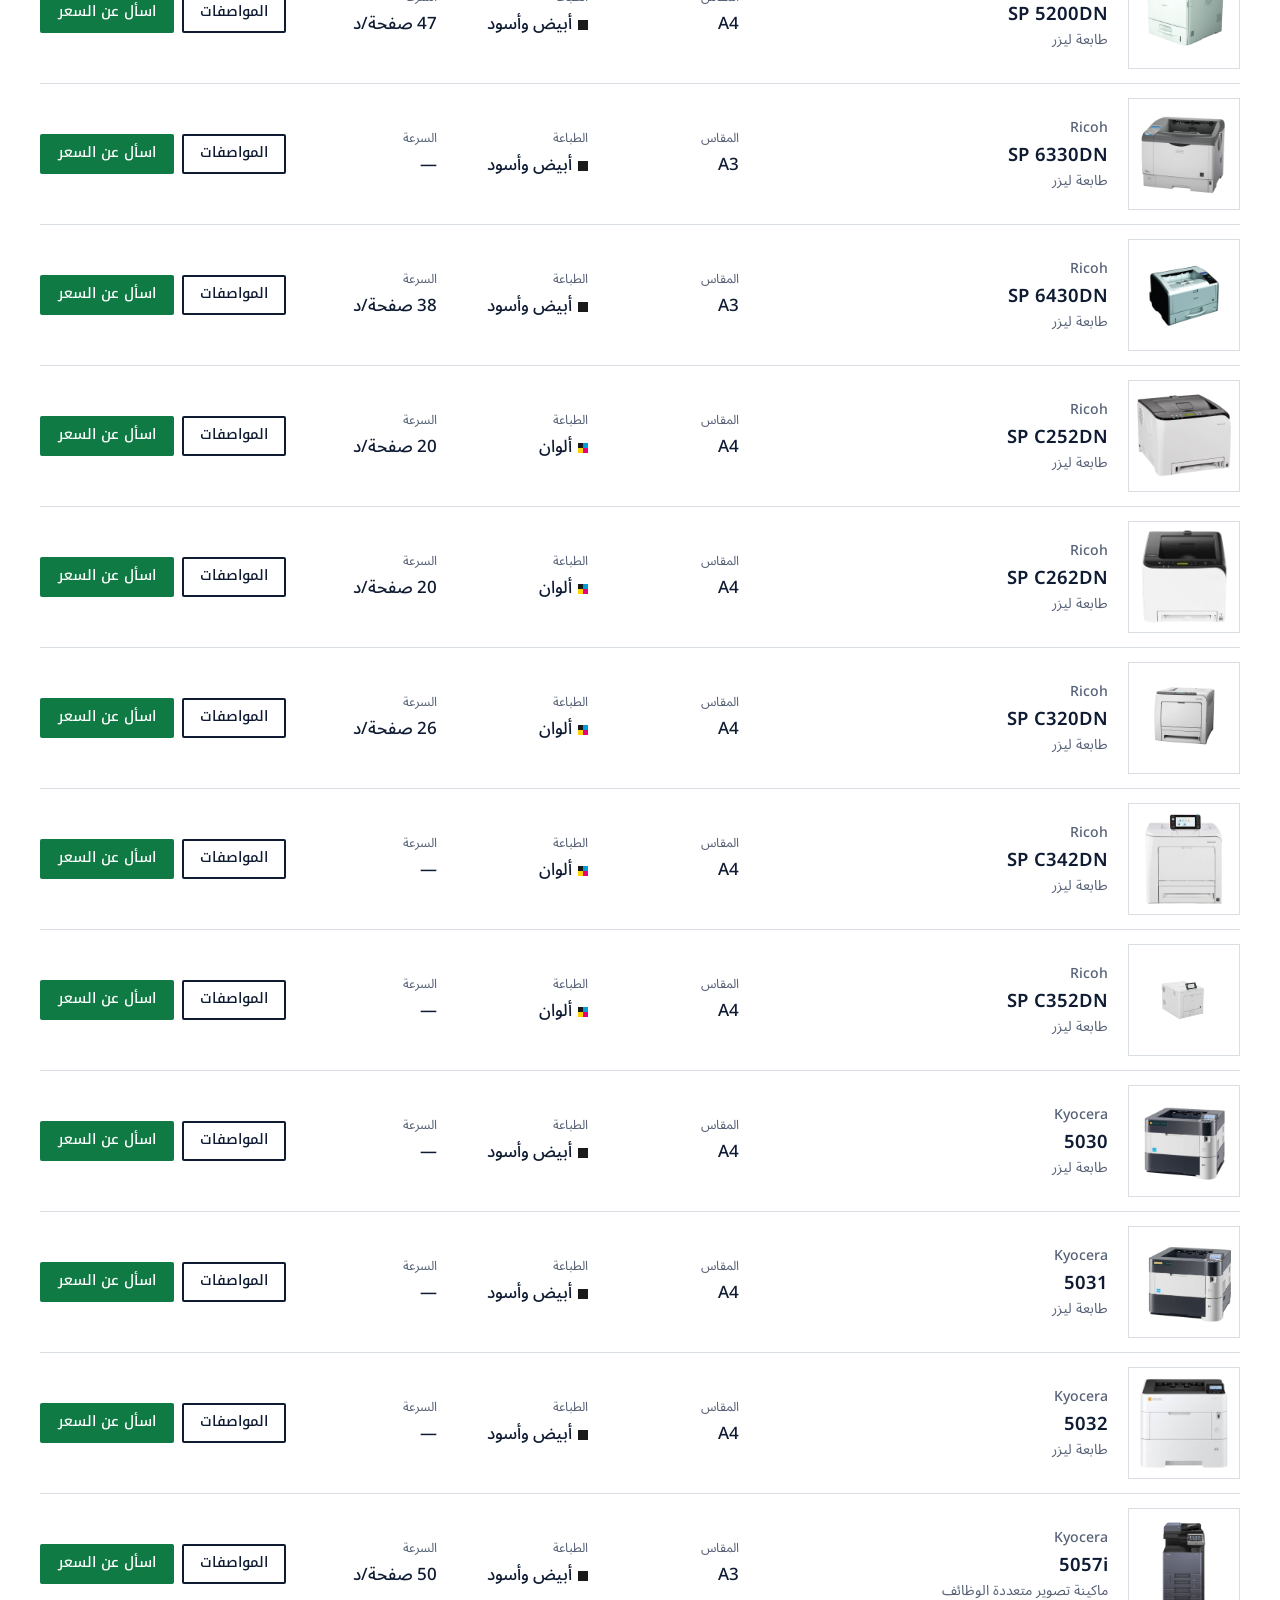
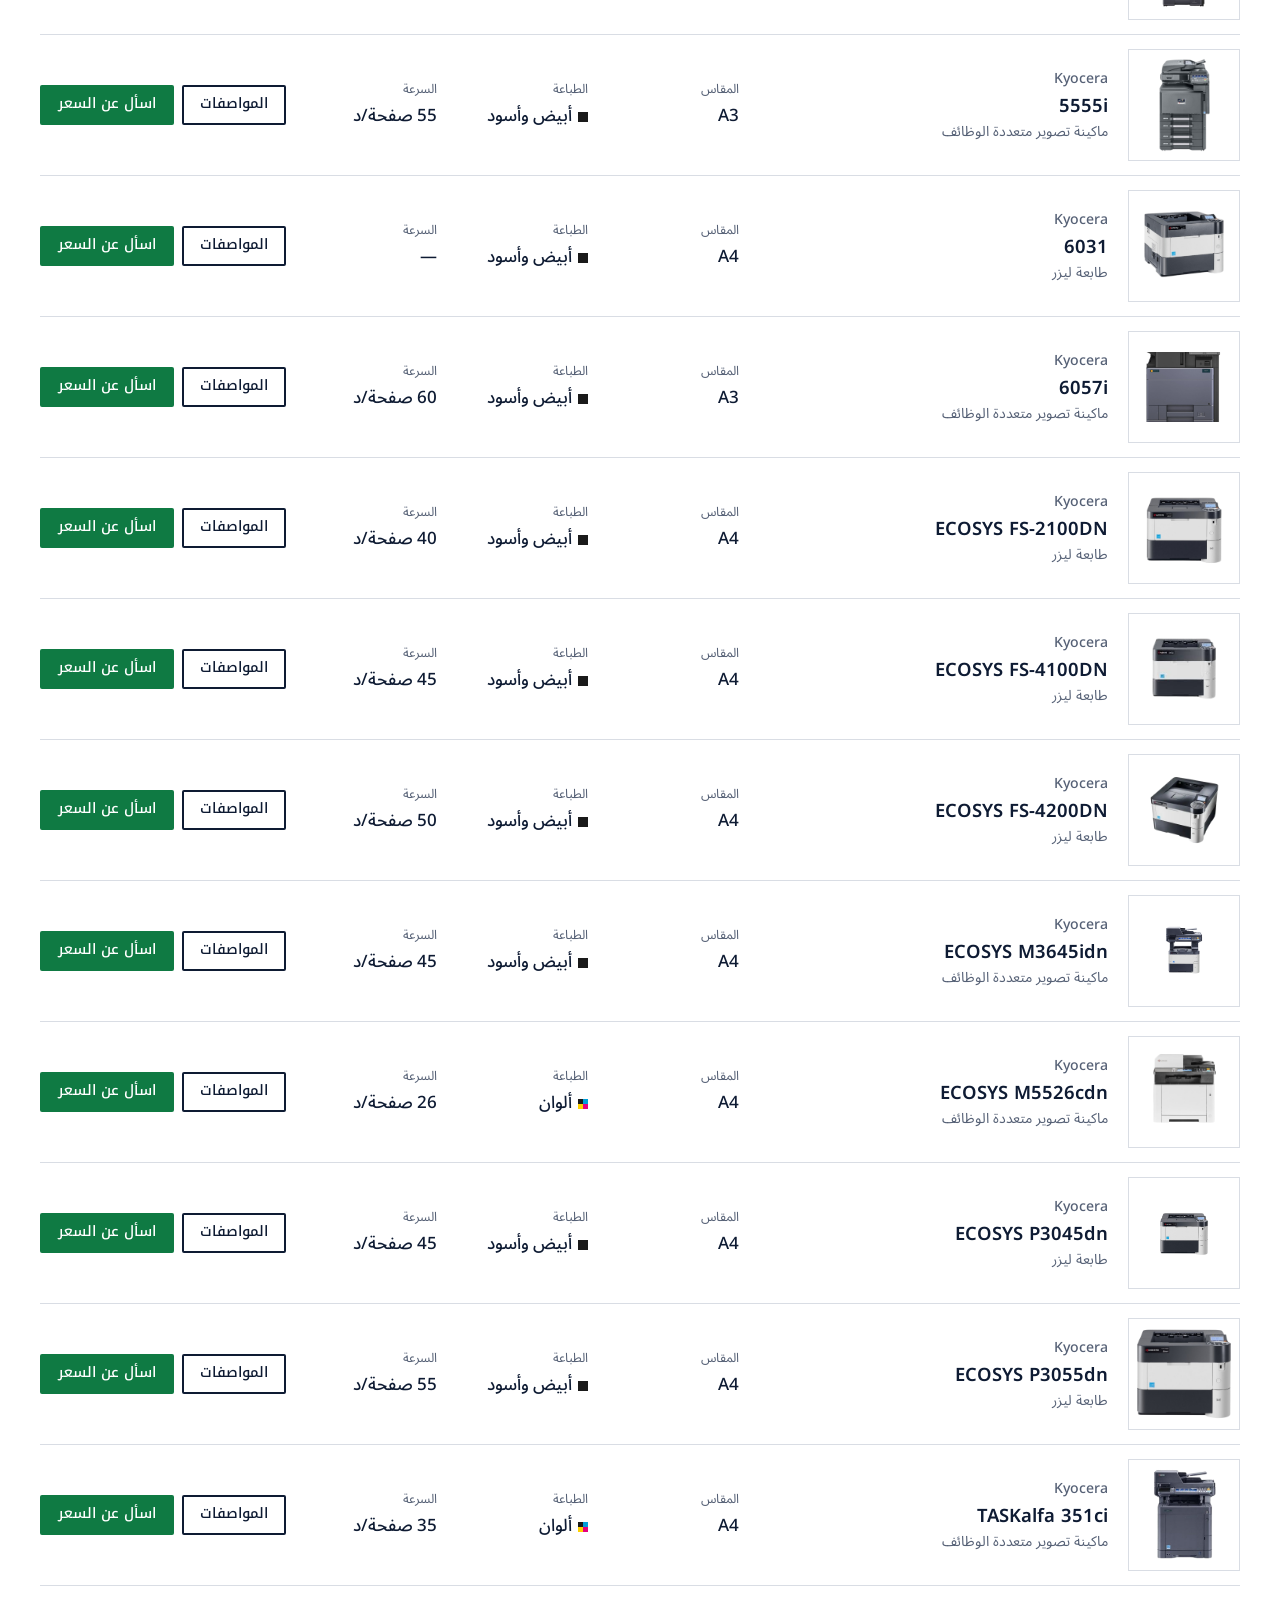
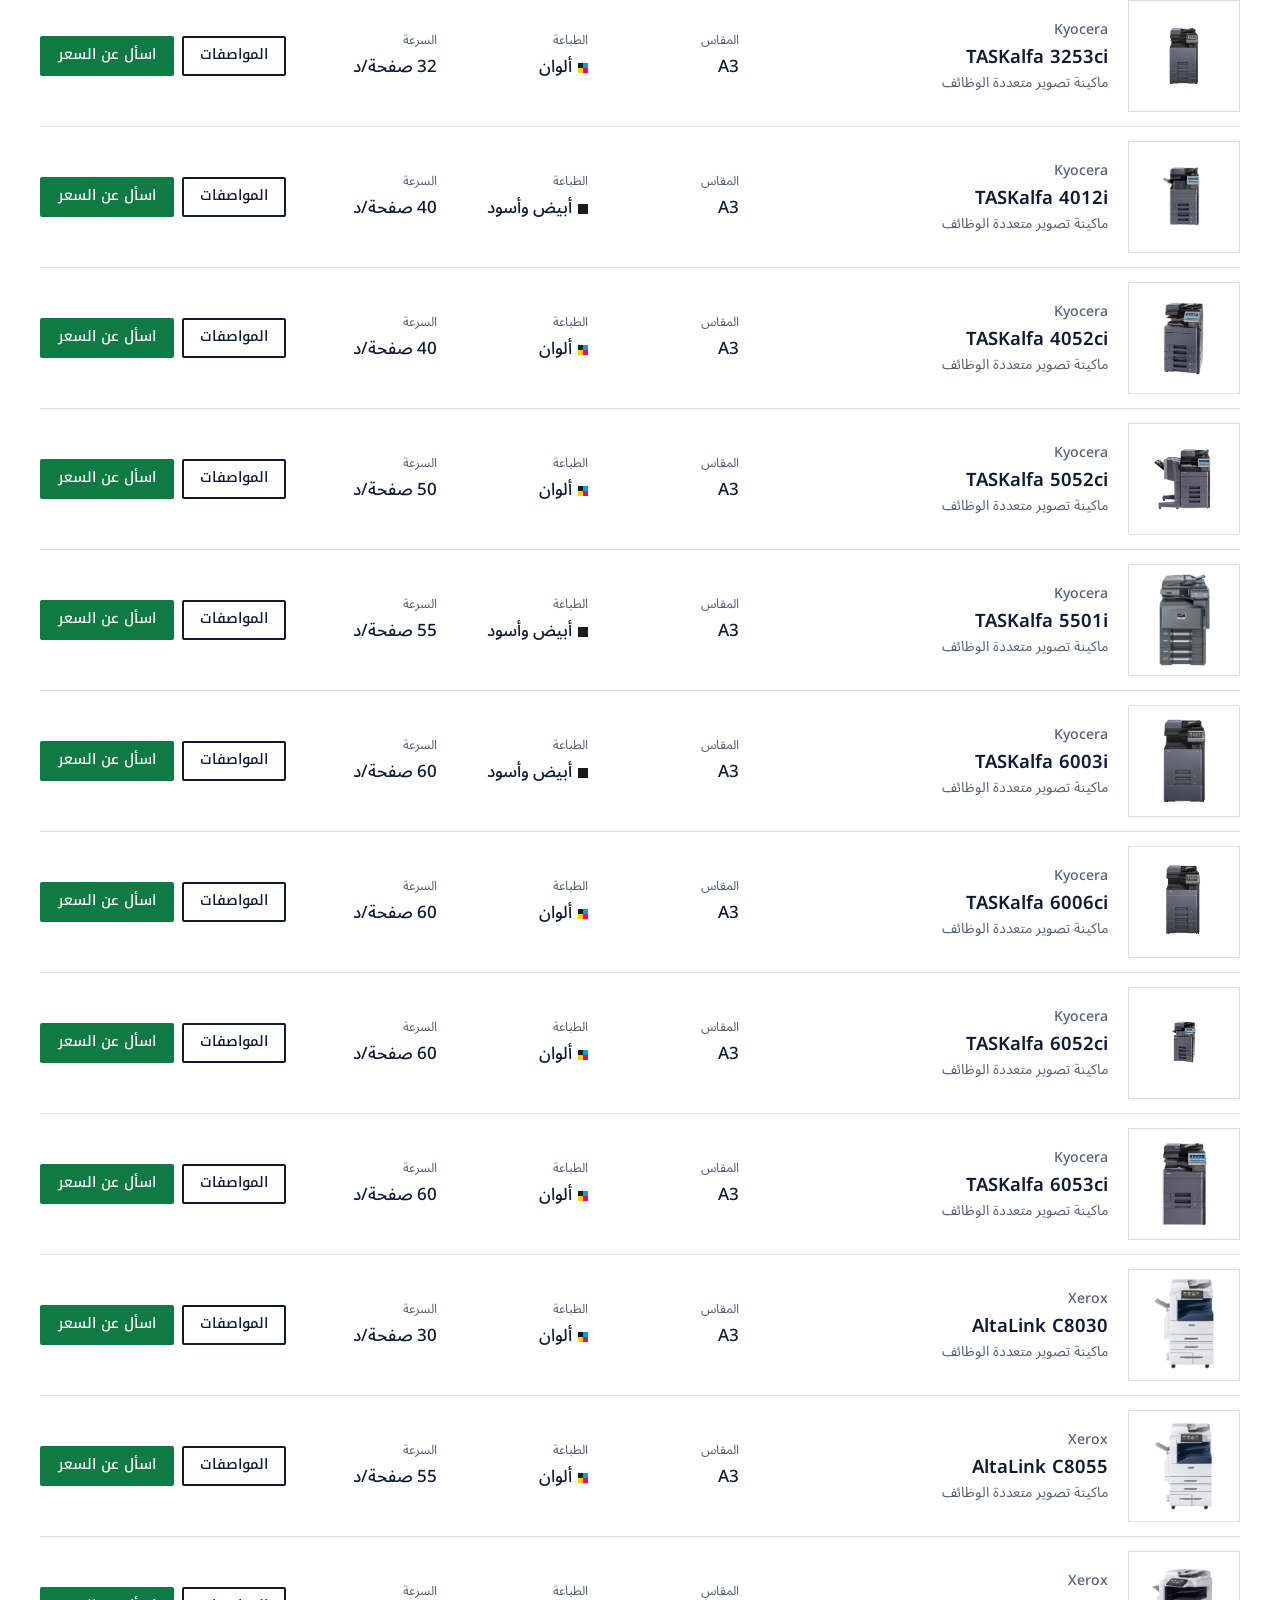
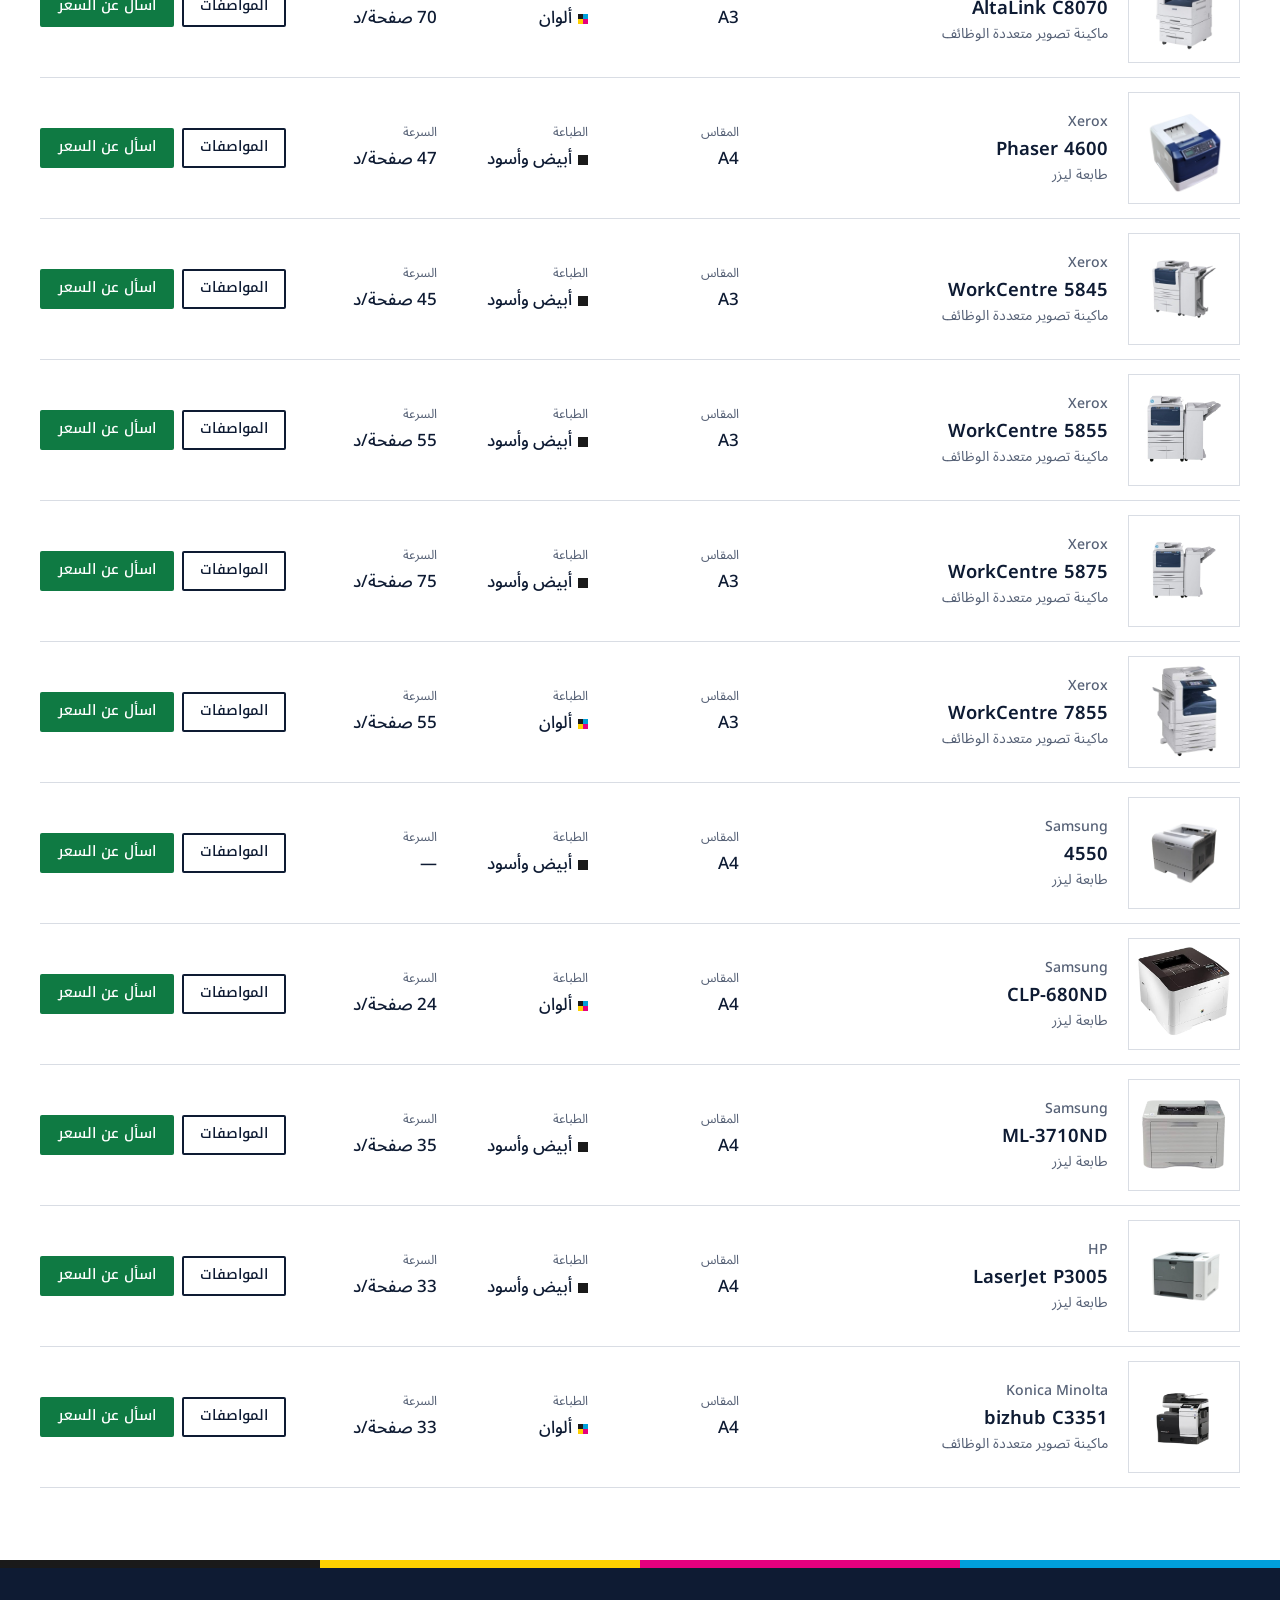
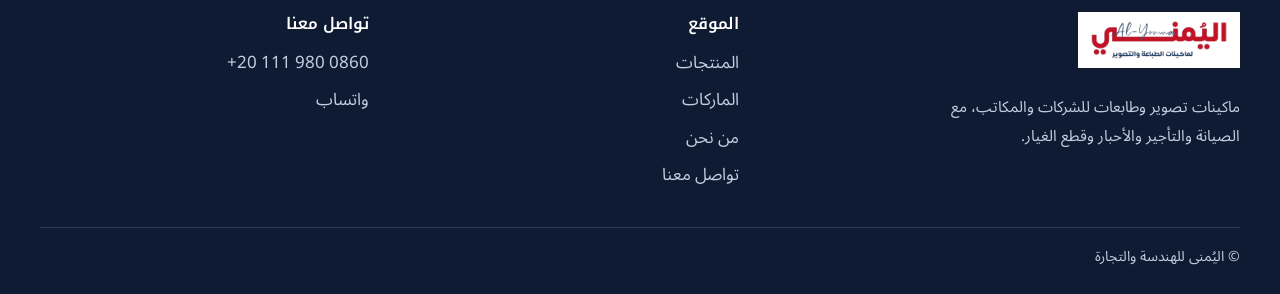
<file: products.html>
<!doctype html>
<html lang="ar" dir="rtl">
<head>
<meta charset="utf-8">
<meta name="viewport" content="width=device-width, initial-scale=1">
<title>كتالوج ماكينات التصوير والطابعات | اليُمنى للهندسة والتجارة</title>
<meta name="description" content="كتالوج ماكينات تصوير وطابعات Ricoh وKyocera وXerox وSamsung وHP وKonica Minolta. صفّ بالماركة أو المقاس أو اللون واسأل عن السعر على واتساب.">

<meta property="og:site_name" content="اليُمنى للهندسة والتجارة">
<meta property="og:locale" content="ar_EG">
<meta property="og:type" content="website">
<meta property="og:title" content="كتالوج ماكينات التصوير والطابعات | اليُمنى للهندسة والتجارة">
<meta property="og:description" content="كتالوج ماكينات تصوير وطابعات Ricoh وKyocera وXerox وSamsung وHP وKonica Minolta. صفّ بالماركة أو المقاس أو اللون واسأل عن السعر على واتساب.">
<meta property="og:image" content="https://al-yomna.technolgy.workers.dev/assets/og/share.png">
<meta name="twitter:card" content="summary_large_image">
<meta name="theme-color" content="#253E61">
<link rel="icon" href="favicon.svg" type="image/svg+xml">
<link rel="canonical" href="https://al-yomna.technolgy.workers.dev/products.html">
<link rel="preconnect" href="https://fonts.googleapis.com">
<link rel="preconnect" href="https://fonts.gstatic.com" crossorigin>
<link rel="stylesheet" href="https://fonts.googleapis.com/css2?family=Noto+Kufi+Arabic:wght@500;600;700&family=Noto+Sans+Arabic:wght@400;500;600&display=swap">
<link rel="stylesheet" href="css/style.css?v=20261103">
</head>
<body>
<a class="skip" href="#main">تخطَّ إلى المحتوى</a>
<header class="site-header">
  <div class="cmyk" aria-hidden="true"><i></i><i></i><i></i><i></i></div>
  <div class="wrap bar">
    <a class="logo" href="index.html" aria-label="اليُمنى للهندسة والتجارة — الصفحة الرئيسية"><img src="assets/brand/logo.png" width="159" height="46" alt="اليُمنى للهندسة والتجارة"></a>
    <button class="menu-btn" type="button" aria-expanded="false" aria-controls="nav">القائمة</button>
    <nav class="nav" id="nav" aria-label="التنقل الرئيسي"><a href="index.html">الرئيسية</a><a href="products.html" aria-current="page">المنتجات</a><a href="brands.html">الماركات</a><a href="about.html">من نحن</a><a href="contact.html">تواصل معنا</a></nav>
    <div class="bar-end">
      <a class="bar-phone" href="tel:+201119800860">+20 111 980 0860</a>
      <a class="btn btn-wa btn-sm" href="https://wa.me/201119800860" target="_blank" rel="noopener noreferrer"><svg viewBox="0 0 24 24" aria-hidden="true"><path d="M17.47 14.38c-.3-.15-1.76-.87-2.03-.97-.27-.1-.47-.15-.67.15-.2.3-.77.97-.94 1.17-.17.2-.35.22-.65.07-.3-.15-1.26-.46-2.4-1.48-.89-.79-1.49-1.77-1.66-2.07-.17-.3-.02-.46.13-.61.14-.13.3-.35.45-.52.15-.17.2-.3.3-.5.1-.2.05-.37-.02-.52-.08-.15-.67-1.62-.92-2.22-.24-.58-.49-.5-.67-.51h-.57c-.2 0-.52.07-.8.37-.27.3-1.04 1.02-1.04 2.48s1.07 2.88 1.21 3.08c.15.2 2.1 3.2 5.08 4.49.71.31 1.26.49 1.69.63.71.23 1.36.2 1.87.12.57-.09 1.76-.72 2.01-1.41.25-.69.25-1.29.17-1.41-.07-.12-.27-.2-.57-.35zM12.05 21.8h-.01a9.87 9.87 0 0 1-5.03-1.38l-.36-.21-3.74.98 1-3.65-.24-.37a9.86 9.86 0 0 1-1.51-5.26c0-5.45 4.44-9.88 9.89-9.88 2.64 0 5.12 1.03 6.99 2.9a9.82 9.82 0 0 1 2.89 6.99c0 5.45-4.44 9.88-9.88 9.88zM20.52 3.45A11.8 11.8 0 0 0 12.05 0C5.5 0 .16 5.34.16 11.89c0 2.1.55 4.14 1.59 5.95L.06 24l6.3-1.65a11.88 11.88 0 0 0 5.68 1.45h.01c6.55 0 11.89-5.34 11.89-11.89 0-3.18-1.24-6.17-3.48-8.41z"/></svg>واتساب</a>
    </div>
  </div>
</header>
<main id="main">

<section class="page-head"><div class="wrap">
  <h1>كتالوج ماكينات التصوير والطابعات</h1>
  <p>اختر بالماركة أو النوع أو المقاس، أو اكتب الموديل مباشرة.</p>
</div></section>
<div class="toolbar">
  <div class="wrap">
    <button class="btn btn-out btn-sm filter-toggle" type="button" aria-expanded="false" aria-controls="filters">تصفية النتائج</button>
    <form class="toolbar-in" id="filters" role="search" onsubmit="return false">
      <div class="field"><label for="q">بحث</label><input id="q" type="search" placeholder="الموديل أو الماركة" autocomplete="off"></div>
      <div class="field"><label for="brand">الماركة</label><select id="brand"><option value="">كل الماركات</option></select></div>
      <div class="field"><fieldset><legend>النوع</legend><div class="chips"><label><input type="radio" name="kind" value="" checked><span>الكل</span></label><label><input type="radio" name="kind" value="mfp"><span>ماكينة تصوير</span></label><label><input type="radio" name="kind" value="prn"><span>طابعة</span></label></div></fieldset></div>
      <div class="field"><fieldset><legend>المقاس</legend><div class="chips"><label><input type="radio" name="format" value="" checked><span>الكل</span></label><label><input type="radio" name="format" value="A3"><span>A3</span></label><label><input type="radio" name="format" value="A4"><span>A4</span></label></div></fieldset></div>
      <div class="field"><fieldset><legend>الطباعة</legend><div class="chips"><label><input type="radio" name="color" value="" checked><span>الكل</span></label><label><input type="radio" name="color" value="ألوان"><span>ألوان</span></label><label><input type="radio" name="color" value="أبيض وأسود"><span>أبيض وأسود</span></label></div></fieldset></div>
      <button class="reset" type="button" id="reset">مسح التصفية</button>
    </form>
  </div>
</div>
<div class="wrap list-wrap">
  <p class="list-top" aria-live="polite"><strong id="count">0</strong> جهاز</p>
  <div class="rows" id="productsGrid"></div>
  <div class="empty" id="empty" hidden>
    <h2>مفيش جهاز بالمواصفات دي</h2>
    <p>جرّب تشيل واحدة من التصفيات، أو ابعتلنا الموديل اللي بتدور عليه ونشوف لك.</p>
    <a class="btn btn-wa" href="https://wa.me/201119800860" target="_blank" rel="noopener noreferrer"><svg viewBox="0 0 24 24" aria-hidden="true"><path d="M17.47 14.38c-.3-.15-1.76-.87-2.03-.97-.27-.1-.47-.15-.67.15-.2.3-.77.97-.94 1.17-.17.2-.35.22-.65.07-.3-.15-1.26-.46-2.4-1.48-.89-.79-1.49-1.77-1.66-2.07-.17-.3-.02-.46.13-.61.14-.13.3-.35.45-.52.15-.17.2-.3.3-.5.1-.2.05-.37-.02-.52-.08-.15-.67-1.62-.92-2.22-.24-.58-.49-.5-.67-.51h-.57c-.2 0-.52.07-.8.37-.27.3-1.04 1.02-1.04 2.48s1.07 2.88 1.21 3.08c.15.2 2.1 3.2 5.08 4.49.71.31 1.26.49 1.69.63.71.23 1.36.2 1.87.12.57-.09 1.76-.72 2.01-1.41.25-.69.25-1.29.17-1.41-.07-.12-.27-.2-.57-.35zM12.05 21.8h-.01a9.87 9.87 0 0 1-5.03-1.38l-.36-.21-3.74.98 1-3.65-.24-.37a9.86 9.86 0 0 1-1.51-5.26c0-5.45 4.44-9.88 9.89-9.88 2.64 0 5.12 1.03 6.99 2.9a9.82 9.82 0 0 1 2.89 6.99c0 5.45-4.44 9.88-9.88 9.88zM20.52 3.45A11.8 11.8 0 0 0 12.05 0C5.5 0 .16 5.34.16 11.89c0 2.1.55 4.14 1.59 5.95L.06 24l6.3-1.65a11.88 11.88 0 0 0 5.68 1.45h.01c6.55 0 11.89-5.34 11.89-11.89 0-3.18-1.24-6.17-3.48-8.41z"/></svg>اسألنا على واتساب</a>
  </div>
</div>

</main>
<footer class="site-footer">
  <div class="cmyk" aria-hidden="true"><i></i><i></i><i></i><i></i></div>
  <div class="wrap foot-in">
    <div class="foot">
      <div><span class="foot-logo"><img src="assets/brand/logo.png" width="138" height="40" alt="اليُمنى للهندسة والتجارة"></span><p>ماكينات تصوير وطابعات للشركات والمكاتب، مع الصيانة والتأجير والأحبار وقطع الغيار.</p></div>
      <div><h2>الموقع</h2><ul><li><a href="products.html">المنتجات</a></li><li><a href="brands.html">الماركات</a></li><li><a href="about.html">من نحن</a></li><li><a href="contact.html">تواصل معنا</a></li></ul></div>
      <div><h2>تواصل معنا</h2><ul><li><a class="ltr" href="tel:+201119800860">+20 111 980 0860</a></li><li><a href="https://wa.me/201119800860" target="_blank" rel="noopener noreferrer">واتساب</a></li></ul></div>
    </div>
    <p class="copy">© اليُمنى للهندسة والتجارة</p>
  </div>
</footer>
<a class="float-wa" href="https://wa.me/201119800860" target="_blank" rel="noopener noreferrer" aria-label="راسلنا على واتساب"><svg viewBox="0 0 24 24" aria-hidden="true"><path d="M17.47 14.38c-.3-.15-1.76-.87-2.03-.97-.27-.1-.47-.15-.67.15-.2.3-.77.97-.94 1.17-.17.2-.35.22-.65.07-.3-.15-1.26-.46-2.4-1.48-.89-.79-1.49-1.77-1.66-2.07-.17-.3-.02-.46.13-.61.14-.13.3-.35.45-.52.15-.17.2-.3.3-.5.1-.2.05-.37-.02-.52-.08-.15-.67-1.62-.92-2.22-.24-.58-.49-.5-.67-.51h-.57c-.2 0-.52.07-.8.37-.27.3-1.04 1.02-1.04 2.48s1.07 2.88 1.21 3.08c.15.2 2.1 3.2 5.08 4.49.71.31 1.26.49 1.69.63.71.23 1.36.2 1.87.12.57-.09 1.76-.72 2.01-1.41.25-.69.25-1.29.17-1.41-.07-.12-.27-.2-.57-.35zM12.05 21.8h-.01a9.87 9.87 0 0 1-5.03-1.38l-.36-.21-3.74.98 1-3.65-.24-.37a9.86 9.86 0 0 1-1.51-5.26c0-5.45 4.44-9.88 9.89-9.88 2.64 0 5.12 1.03 6.99 2.9a9.82 9.82 0 0 1 2.89 6.99c0 5.45-4.44 9.88-9.88 9.88zM20.52 3.45A11.8 11.8 0 0 0 12.05 0C5.5 0 .16 5.34.16 11.89c0 2.1.55 4.14 1.59 5.95L.06 24l6.3-1.65a11.88 11.88 0 0 0 5.68 1.45h.01c6.55 0 11.89-5.34 11.89-11.89 0-3.18-1.24-6.17-3.48-8.41z"/></svg></a>
<script src="js/config.js?v=20261103"></script><script src="js/escape.js?v=20261103"></script><script src="js/products.js?v=20261103"></script><script src="js/app.js?v=20261103"></script><script src="js/catalog.js?v=20261103"></script>
</body>
</html>
</file>
<file: css/style.css>
/* اليُمنى للهندسة والتجارة — نظام التصميم v2: لغة المطبعة (علامات القص وشريط الألوان) */
:root {
  --ink: #0e1b33;
  --ink-2: #1b2c4d;
  --paper: #ffffff;
  --ground: #f4f5f7;
  --line: #d9dde4;
  --muted: #566176;
  --red: #c8102e;
  --red-deep: #a50d26;
  --wa: #0f7a43;
  --wa-deep: #0b6236;
  --c: #009fda;
  --m: #e6007e;
  --y: #ffd100;
  --k: #1a1a1a;
  --head: "Noto Kufi Arabic", "Noto Sans Arabic", Tahoma, sans-serif;
  --body: "Noto Sans Arabic", "Segoe UI", Tahoma, sans-serif;
  --wrap: 1200px;
}

*, *::before, *::after { box-sizing: border-box; }
html { scroll-behavior: smooth; -webkit-text-size-adjust: 100%; }
body { margin: 0; background: var(--paper); color: var(--ink); font-family: var(--body); font-size: 1.0625rem; line-height: 1.85; min-height: 100vh; display: flex; flex-direction: column; }
main { flex: 1; }
img { max-width: 100%; display: block; }
a { color: inherit; }
h1, h2, h3, h4 { font-family: var(--head); line-height: 1.45; margin: 0; font-weight: 600; }
p { margin: 0; }
ul, ol { margin: 0; padding: 0; list-style: none; }
button, input, select, textarea { font: inherit; color: inherit; }
:focus-visible { outline: 3px solid var(--red); outline-offset: 2px; }
.skip { position: absolute; inset-inline-start: 8px; top: -60px; background: var(--ink); color: #fff; padding: 8px 14px; z-index: 100; }
.skip:focus { top: 8px; }
.wrap { width: min(var(--wrap), 100% - 32px); margin-inline: auto; }

/* شريط الألوان (CMYK) */
.cmyk { display: flex; height: 6px; }
.cmyk i { flex: 1; }
.cmyk i:nth-child(1) { background: var(--c); }
.cmyk i:nth-child(2) { background: var(--m); }
.cmyk i:nth-child(3) { background: var(--y); }
.cmyk i:nth-child(4) { background: var(--k); }

/* الأزرار */
.btn { display: inline-flex; align-items: center; justify-content: center; gap: 8px; min-height: 48px; padding: 8px 24px; border: 2px solid transparent; border-radius: 2px; font-family: var(--head); font-weight: 500; font-size: .98rem; line-height: 1.3; text-decoration: none; cursor: pointer; transition: background .15s, color .15s, border-color .15s; }
.btn svg { width: 20px; height: 20px; fill: currentColor; flex: none; }
.btn-wa { background: var(--wa); color: #fff; }
.btn-wa:hover { background: var(--wa-deep); }
.btn-red { background: var(--red); color: #fff; }
.btn-red:hover { background: var(--red-deep); }
.btn-ink { background: var(--ink); color: #fff; }
.btn-ink:hover { background: var(--ink-2); }
.btn-out { border-color: var(--ink); color: var(--ink); background: transparent; }
.btn-out:hover { background: var(--ink); color: #fff; }
.btn-white { background: #fff; color: var(--ink); }
.btn-white:hover { background: var(--ground); }
.btn-sm { min-height: 40px; padding: 4px 16px; font-size: .9rem; }

/* الرأس */
.site-header { background: var(--paper); position: sticky; top: 0; z-index: 50; border-bottom: 1px solid var(--line); }
.bar { display: flex; align-items: center; gap: 20px; min-height: 72px; }
.logo img { height: 44px; width: auto; }
.nav { display: flex; gap: 2px; margin-inline-start: 16px; }
.nav a { padding: 6px 14px; text-decoration: none; font-weight: 500; color: var(--muted); position: relative; }
.nav a:hover { color: var(--ink); }
.nav a[aria-current="page"] { color: var(--ink); font-weight: 600; }
.nav a[aria-current="page"]::after { content: ""; position: absolute; inset-inline: 14px; bottom: -2px; height: 3px; background: var(--red); }
.bar-end { margin-inline-start: auto; display: flex; align-items: center; gap: 16px; }
.bar-phone { text-decoration: none; font-family: var(--head); font-weight: 500; direction: ltr; unicode-bidi: embed; font-size: .95rem; }
.menu-btn { display: none; background: none; border: 2px solid var(--ink); border-radius: 2px; min-height: 42px; padding: 2px 14px; cursor: pointer; font-weight: 600; }

/* الواجهة: ورقة طباعة على خلفية حبر */
.hero { background: var(--ink); color: #fff; padding: 56px 0 64px; }
.hero-grid { display: grid; grid-template-columns: minmax(0, 1fr) minmax(0, 1fr); gap: 56px; align-items: center; }
.hero h1 { font-size: clamp(2rem, 4.2vw, 3.2rem); font-weight: 700; color: #fff; max-width: 15ch; line-height: 1.4; }
.hero-lead { margin-top: 20px; color: #c3cde0; font-size: 1.1rem; max-width: 44ch; }
.finder { margin-top: 32px; display: flex; max-width: 520px; }
.finder input { flex: 1; min-width: 0; min-height: 54px; padding: 8px 18px; border: 0; background: #fff; color: var(--ink); border-radius: 0 2px 2px 0; }
.finder .btn { min-height: 54px; border-radius: 2px 0 0 2px; padding-inline: 28px; }
.hero-alt { margin-top: 18px; color: #c3cde0; font-size: .96rem; }
.hero-alt a { color: #fff; font-weight: 600; }

.sheet-wrap { position: relative; padding: 20px; }
.marks { position: absolute; inset: 0; pointer-events: none; --mk: rgba(255,255,255,.75);
  background:
    linear-gradient(var(--mk), var(--mk)) left 0 top 20px / 14px 1px no-repeat,
    linear-gradient(var(--mk), var(--mk)) left 20px top 0 / 1px 14px no-repeat,
    linear-gradient(var(--mk), var(--mk)) right 0 top 20px / 14px 1px no-repeat,
    linear-gradient(var(--mk), var(--mk)) right 20px top 0 / 1px 14px no-repeat,
    linear-gradient(var(--mk), var(--mk)) left 0 bottom 20px / 14px 1px no-repeat,
    linear-gradient(var(--mk), var(--mk)) left 20px bottom 0 / 1px 14px no-repeat,
    linear-gradient(var(--mk), var(--mk)) right 0 bottom 20px / 14px 1px no-repeat,
    linear-gradient(var(--mk), var(--mk)) right 20px bottom 0 / 1px 14px no-repeat; }
.sheet { background: #fff; color: var(--ink); padding: 28px 0 0; margin: 0; }
.plate-img { position: relative; width: 56%; margin-inline: auto; container-type: inline-size; }
.plate-img img { width: 100%; height: auto; }
.sheet-cap { margin-top: 18px; border-top: 1px solid var(--line); padding: 10px 18px; display: flex; justify-content: space-between; align-items: center; gap: 12px; font-size: .92rem; }
.sheet-cap strong { font-family: var(--head); font-weight: 600; }
.swatches { display: flex; }
.swatches i { width: 22px; height: 10px; }
.swatches i:nth-child(1) { background: var(--c); } .swatches i:nth-child(2) { background: var(--m); } .swatches i:nth-child(3) { background: var(--y); } .swatches i:nth-child(4) { background: var(--k); }
.note { position: absolute; display: flex; align-items: center; direction: ltr; transform: translateY(-50%); white-space: nowrap; font-size: .84rem; font-weight: 600; color: var(--ink); }
.note i { width: 10px; height: 10px; border-radius: 50%; background: var(--red); box-shadow: 0 0 0 4px rgba(200,16,46,.2); flex: none; margin-inline: -5px; position: relative; z-index: 1; }
.note b { height: 1px; background: var(--ink); width: calc(var(--len) * 1cqw); flex: none; }
.note span { direction: rtl; background: #fff; border: 1px solid var(--ink); padding: 0 10px; line-height: 1.7; }
.note-r { left: var(--x); top: var(--y); margin-left: 5px; }
.note-l { right: calc(100% - var(--x)); top: var(--y); flex-direction: row-reverse; margin-right: 5px; }
.note-adf { --x: 73%; --y: 6%; --len: 28; }
.note-screen { --x: 62%; --y: 18.5%; --len: 36; }
.note-fin { --x: 12%; --y: 28%; --len: 5; }
.note-tray { --x: 60%; --y: 67%; --len: 38; }

/* أقسام */
.block { padding: 76px 0; }
.block-ground { background: var(--ground); }
.block-head { display: flex; align-items: end; justify-content: space-between; gap: 24px; margin-bottom: 32px; flex-wrap: wrap; }
.block-head h2 { font-size: clamp(1.5rem, 2.8vw, 2.1rem); font-weight: 700; }
.block-head p { color: var(--muted); max-width: 52ch; margin-top: 6px; }
.more { font-weight: 600; text-decoration-thickness: 2px; text-underline-offset: 6px; text-decoration-color: var(--red); }

/* أنواع الأجهزة */
.kinds { display: grid; grid-template-columns: repeat(4, 1fr); gap: 20px; }
.kind { background: var(--paper); border: 1px solid var(--line); text-decoration: none; display: flex; flex-direction: column; transition: border-color .15s, transform .15s; }
.kind:hover { border-color: var(--ink); }
.kind-img { background: #fff; padding: 18px; aspect-ratio: 1; border-bottom: 1px solid var(--line); position: relative; }
.kind-img img { position: absolute; inset: 18px; width: calc(100% - 36px); height: calc(100% - 36px); object-fit: contain; }
.kind-img .cmyk, .kind-img .bw { position: absolute; inset-inline: 0; top: 0; }
.kind-img .bw { height: 6px; background: var(--k); }
.kind-img .gry { position: absolute; inset-inline: 0; top: 0; height: 6px; background: #9aa3b2; }
.kind-body { padding: 18px 20px 22px; display: flex; flex-direction: column; gap: 6px; flex: 1; }
.kind h3 { font-size: 1.1rem; }
.kind p { color: var(--muted); font-size: .94rem; line-height: 1.7; }
.kind-count { margin-top: auto; padding-top: 10px; font-family: var(--head); font-weight: 600; color: var(--red); font-size: .92rem; }

/* قائمة الأجهزة (صفوف) */
.rows { border-top: 2px solid var(--ink); }
.row { display: grid; grid-template-columns: 112px minmax(0, 1.6fr) repeat(3, minmax(0, .6fr)) auto; gap: 20px; align-items: center; padding: 14px 0; border-bottom: 1px solid var(--line); }
.row-img { width: 112px; height: 112px; background: #fff; border: 1px solid var(--line); padding: 8px; display: block; }
.row-img img { width: 100%; height: 100%; object-fit: contain; }
.row-title small { display: block; color: var(--muted); font-weight: 500; font-size: .88rem; }
.row-title h3 { font-size: 1.15rem; line-height: 1.5; }
.row-title h3 a { text-decoration: none; }
.row-title h3 a:hover { text-decoration: underline; text-decoration-color: var(--red); text-decoration-thickness: 2px; }
.row-title p { color: var(--muted); font-size: .88rem; line-height: 1.6; margin-top: 2px; }
.cell { font-weight: 500; }
.cell small { display: block; color: var(--muted); font-size: .8rem; font-weight: 400; }
.dot { display: inline-block; width: 10px; height: 10px; margin-inline-end: 6px; background: var(--k); vertical-align: -1px; }
.dot.col { background: conic-gradient(var(--c) 0 25%, var(--m) 0 50%, var(--y) 0 75%, var(--k) 0); }
.row-act { display: flex; gap: 8px; }
.row-meta { display: contents; }

/* خدمات */
.services { display: grid; grid-template-columns: repeat(4, 1fr); gap: 28px; }
.service { border-top: 6px solid var(--k); padding-top: 16px; }
.service:nth-child(1) { border-color: var(--c); } .service:nth-child(2) { border-color: var(--m); } .service:nth-child(3) { border-color: var(--y); }
.service h3 { font-size: 1.15rem; margin-bottom: 6px; }
.service p { color: var(--muted); font-size: .98rem; }

/* الماركات */
.brand-wall { display: grid; grid-template-columns: repeat(6, 1fr); border-top: 2px solid var(--ink); border-bottom: 1px solid var(--line); }
.brand-wall a { padding: 28px 16px 24px; text-decoration: none; border-inline-start: 1px solid var(--line); text-align: center; transition: background .15s; }
.brand-wall a:first-child { border-inline-start: 0; }
.brand-wall a:hover { background: var(--ground); }
.brand-wall strong { display: block; font-family: var(--head); font-size: 1.25rem; font-weight: 700; direction: ltr; }
.brand-wall span { color: var(--muted); font-size: .9rem; }

/* خطوات الطلب */
.steps { display: grid; grid-template-columns: repeat(3, 1fr); gap: 0; counter-reset: s; border: 1px solid var(--line); }
.step { padding: 28px 28px 32px; border-inline-start: 1px solid var(--line); counter-increment: s; background: var(--paper); }
.step:first-child { border-inline-start: 0; }
.step::before { content: counter(s); display: grid; place-items: center; width: 36px; height: 36px; background: var(--ink); color: #fff; font-family: var(--head); font-weight: 600; margin-bottom: 14px; }
.step h3 { font-size: 1.1rem; }
.step p { margin-top: 4px; color: var(--muted); }

/* الختام */
.closing { background: var(--red); color: #fff; padding: 56px 0; }
.closing-in { display: flex; justify-content: space-between; align-items: center; gap: 28px; flex-wrap: wrap; }
.closing h2 { font-size: clamp(1.4rem, 2.6vw, 2rem); font-weight: 700; max-width: 24ch; }
.closing p { margin-top: 6px; color: #ffd9de; }
.closing-acts { display: flex; gap: 12px; flex-wrap: wrap; }
.closing .btn-out { border-color: #fff; color: #fff; }
.closing .btn-out:hover { background: #fff; color: var(--red); }

/* رؤوس الصفحات الداخلية */
.page-head { background: var(--ground); border-bottom: 1px solid var(--line); padding: 40px 0 32px; }
.page-head h1 { font-size: clamp(1.7rem, 3.4vw, 2.5rem); font-weight: 700; }
.page-head p { margin-top: 8px; color: var(--muted); max-width: 60ch; }
.crumbs { font-size: .9rem; color: var(--muted); margin-bottom: 14px; display: flex; gap: 8px; flex-wrap: wrap; }
.crumbs a { color: var(--ink); }

/* الكتالوج */
.toolbar { background: var(--paper); border-bottom: 1px solid var(--line); position: sticky; top: 72px; z-index: 40; }
.toolbar-in { display: flex; gap: 14px 24px; align-items: end; flex-wrap: wrap; padding: 14px 0; }
.field label, .field legend { display: block; font-weight: 600; font-size: .86rem; margin-bottom: 4px; padding: 0; color: var(--muted); }
.field fieldset { border: 0; margin: 0; padding: 0; }
.field input[type="search"], .field select { min-height: 44px; padding: 4px 12px; border: 1px solid var(--line); border-radius: 2px; background: var(--paper); min-width: 190px; }
.field input[type="search"]:focus, .field select:focus { border-color: var(--ink); }
.chips { display: flex; gap: 0; }
.chips label { margin: 0; }
.chips input { position: absolute; opacity: 0; pointer-events: none; }
.chips span { display: block; min-height: 44px; padding: 6px 14px; border: 1px solid var(--line); margin-inline-start: -1px; cursor: pointer; font-weight: 500; font-size: .94rem; line-height: 1.9; background: var(--paper); color: var(--ink); }
.chips label:first-child span { margin-inline-start: 0; }
.chips input:checked + span { background: var(--ink); border-color: var(--ink); color: #fff; position: relative; z-index: 1; }
.chips input:focus-visible + span { outline: 3px solid var(--red); outline-offset: 2px; }
.reset { background: none; border: 0; color: var(--red); font-weight: 600; cursor: pointer; padding: 10px 0; text-decoration: underline; text-underline-offset: 4px; }
.list-top { padding: 22px 0 14px; color: var(--muted); }
.list-top strong { color: var(--ink); }
.list-wrap { padding-bottom: 72px; }
.empty { border: 1px dashed var(--ink); padding: 36px 28px; margin-top: 12px; }
.empty h2 { font-size: 1.3rem; margin-bottom: 8px; }
.empty p { color: var(--muted); margin-bottom: 18px; }
.filter-toggle { display: none; }

/* المنتج */
.detail { display: grid; grid-template-columns: minmax(0, 1fr) minmax(0, 1fr); gap: 56px; align-items: start; padding: 36px 0 64px; }
.detail-media { position: sticky; top: 96px; padding: 22px; }
.detail-media { position: sticky; }
.detail-sheet { background: #fff; border: 1px solid var(--line); padding: 28px; position: relative; }
.detail-media .marks { --mk: var(--ink); }
.detail-sheet img { width: 100%; aspect-ratio: 1/1; object-fit: contain; }
.detail-brand { color: var(--muted); font-weight: 500; }
.detail h1 { font-size: clamp(1.7rem, 3.4vw, 2.5rem); font-weight: 700; margin-top: 2px; direction: ltr; unicode-bidi: plaintext; text-align: right; }
.tags { display: flex; flex-wrap: wrap; gap: 6px; margin-top: 16px; }
.tags li { border: 1px solid var(--ink); padding: 0 12px; font-size: .9rem; line-height: 1.9; font-weight: 500; }
.detail-text { margin-top: 20px; color: var(--muted); }
.price-box { margin-top: 24px; padding: 18px 20px; background: var(--ground); border-inline-start: 5px solid var(--red); display: flex; flex-wrap: wrap; gap: 14px; align-items: center; justify-content: space-between; }
.price-box strong { font-family: var(--head); font-size: 1.1rem; display: block; }
.price-box small { color: var(--muted); font-size: .9rem; }
.spec-table { width: 100%; border-collapse: collapse; margin-top: 32px; border-top: 2px solid var(--ink); }
.spec-table caption { text-align: start; font-family: var(--head); font-weight: 700; font-size: 1.2rem; padding-bottom: 10px; caption-side: top; }
.spec-table th, .spec-table td { text-align: start; padding: 11px 12px; border-bottom: 1px solid var(--line); vertical-align: top; }
.spec-table th { width: 36%; font-weight: 600; background: var(--ground); }
.spec-note { margin-top: 10px; color: var(--muted); font-size: .9rem; }

/* من نحن / تواصل / ماركات */
.two { display: grid; grid-template-columns: 1.2fr 1fr; gap: 56px; padding: 48px 0 80px; align-items: start; }
.prose h2 { font-size: 1.5rem; margin-bottom: 10px; }
.prose p + h2 { margin-top: 28px; }
.prose p { color: var(--muted); }
.dl { border-top: 2px solid var(--ink); }
.dl div, .dl li { padding: 16px 0; border-bottom: 1px solid var(--line); }
.dl dt { font-weight: 600; color: var(--muted); font-size: .9rem; }
.dl dd { margin: 2px 0 0; font-size: 1.08rem; }
.dl dd a { text-decoration: none; direction: ltr; unicode-bidi: embed; display: inline-block; }
.form { border-top: 2px solid var(--ink); padding-top: 22px; display: flex; flex-direction: column; gap: 18px; }
.form h2 { font-size: 1.35rem; }
.form textarea, .form input { width: 100%; padding: 10px 14px; min-height: 48px; border: 1px solid var(--line); border-radius: 2px; background: var(--paper); }
.form textarea { min-height: 130px; resize: vertical; }
.form label { display: block; font-weight: 600; font-size: .94rem; margin-bottom: 6px; }
.form-note { color: var(--muted); font-size: .9rem; }
.brand-nav { display: flex; flex-wrap: wrap; gap: 8px; margin-top: 20px; }
.brand-nav a { border: 1px solid var(--ink); padding: 2px 16px; text-decoration: none; font-weight: 600; direction: ltr; background: var(--paper); }
.brand-nav a span { color: var(--red); font-size: .85rem; margin-inline-start: 6px; }
.brand-nav a:hover { background: var(--ink); color: #fff; }
.brand-nav a:hover span { color: #ffb4bc; }
.brand-list { padding-bottom: 80px; }
.brand-block { border-top: 2px solid var(--ink); padding: 28px 0 40px; scroll-margin-top: 90px; }
.brand-block header { display: flex; align-items: baseline; gap: 16px; margin-bottom: 20px; }
.brand-block h2 { font-size: 1.8rem; direction: ltr; font-weight: 700; }
.brand-block header span { color: var(--muted); }
.tiles { display: grid; grid-template-columns: repeat(4, 1fr); gap: 16px; }
.tile { min-width: 0; border: 1px solid var(--line); text-decoration: none; display: flex; flex-direction: column; gap: 2px; padding-bottom: 12px; transition: border-color .15s; }
.tile:hover { border-color: var(--ink); }
.tile-img { display: block; position: relative; aspect-ratio: 1; border-bottom: 1px solid var(--line); margin-bottom: 10px; }
.tile-img img { position: absolute; inset: 14px; width: calc(100% - 28px); height: calc(100% - 28px); object-fit: contain; }
.tile strong { padding-inline: 14px; font-family: var(--head); font-weight: 600; font-size: 1rem; direction: ltr; text-align: right; line-height: 1.5; }
.tile small { padding-inline: 14px; color: var(--muted); font-size: .85rem; line-height: 1.6; }
.brand-more { margin-top: 20px; }
.center-page { text-align: center; padding: 96px 0 120px; }
.center-page h1 { font-size: clamp(1.8rem, 4vw, 2.8rem); font-weight: 700; }
.center-page p { margin: 14px auto 28px; color: var(--muted); max-width: 46ch; }
.center-page .btn { margin: 4px; }

/* التذييل */
.site-footer { background: var(--ink); color: #c3cde0; margin-top: 0; }
.site-footer .cmyk { height: 8px; }
.foot-in { padding: 44px 0 24px; }
.foot { display: grid; grid-template-columns: 1.4fr 1fr 1fr; gap: 40px; }
.foot-logo { display: inline-block; background: #fff; padding: 8px 12px; margin-bottom: 14px; }
.foot-logo img { height: 40px; width: auto; }
.foot p { max-width: 36ch; font-size: .96rem; }
.foot h2 { font-size: 1rem; margin-bottom: 10px; color: #fff; }
.foot li { padding: 3px 0; }
.foot a { text-decoration: none; }
.foot a:hover { color: #fff; text-decoration: underline; }
.foot .ltr { direction: ltr; unicode-bidi: embed; display: inline-block; }
.copy { margin-top: 32px; padding-top: 16px; border-top: 1px solid #2c3d5e; font-size: .88rem; }

.float-wa { position: fixed; inset-inline-start: 16px; bottom: 16px; z-index: 60; width: 56px; height: 56px; border-radius: 50%; background: var(--wa); display: grid; place-items: center; box-shadow: 0 4px 14px rgba(14,27,51,.35); }
.float-wa:hover { background: var(--wa-deep); }
.float-wa svg { width: 30px; height: 30px; fill: #fff; }

@media (prefers-reduced-motion: no-preference) {
  .plate-img { animation: rise .7s ease-out both; }
  .note { animation: pop .4s ease-out .6s both; }
  @keyframes rise { from { opacity: 0; transform: translateY(14px); } to { opacity: 1; transform: none; } }
  @keyframes pop { from { opacity: 0; } to { opacity: 1; } }
}
@media (prefers-reduced-motion: reduce) { html { scroll-behavior: auto; } * { transition: none !important; } }

@media (max-width: 1040px) {
  .row { grid-template-columns: 96px minmax(0, 1fr) repeat(3, auto); }
  .row-act { grid-column: 2 / -1; }
  .row-img { width: 96px; height: 96px; }
  .kinds { grid-template-columns: 1fr 1fr; }
  .brand-wall { grid-template-columns: repeat(3, 1fr); }
  .brand-wall a:nth-child(4) { border-inline-start: 0; }
  .brand-wall a:nth-child(n+4) { border-top: 1px solid var(--line); }
}
@media (max-width: 860px) {
  .tiles { grid-template-columns: repeat(3, 1fr); }
  .hero-grid, .detail, .two { grid-template-columns: 1fr; gap: 36px; }
  .detail-media { position: static; }
  .services { grid-template-columns: 1fr 1fr; }
  .steps { grid-template-columns: 1fr; }
  .step { border-inline-start: 0; border-top: 1px solid var(--line); }
  .step:first-child { border-top: 0; }
  .toolbar { position: static; }
  .filter-toggle { display: inline-flex; margin-top: 14px; }
  .toolbar-in { display: none; }
  .toolbar-in.open { display: flex; }
  .foot { grid-template-columns: 1fr 1fr; }
  .foot > div:first-child { grid-column: span 2; }
}
@media (max-width: 760px) {
  .tiles { grid-template-columns: 1fr 1fr; gap: 10px; }
  .brand-block h2 { font-size: 1.5rem; }
  body { font-size: 1rem; }
  .menu-btn { display: inline-block; }
  .bar { min-height: 64px; gap: 12px; flex-wrap: wrap; padding-block: 10px; }
  .logo img { height: 38px; }
  .bar-phone { display: none; }
  .nav { display: none; order: 5; flex-basis: 100%; flex-direction: column; margin: 0; border-top: 1px solid var(--line); padding-top: 6px; }
  .nav.open { display: flex; }
  .nav a { padding: 12px 4px; }
  .nav a[aria-current="page"]::after { inset-inline: auto; inset-inline-start: 0; bottom: 8px; top: 8px; width: 3px; height: auto; }
  .hero { padding: 36px 0 44px; }
  .hero h1 { max-width: none; }
  .finder { flex-direction: column; gap: 10px; }
  .finder input, .finder .btn { border-radius: 2px; }
  .plate-img { width: 58%; }
  .note { font-size: .68rem; }
  .note span { padding: 0 5px; }
  .note-adf { --len: 5; } .note-screen { --len: 8; } .note-tray { --len: 8; } .note-fin { --len: 0; }
  .sheet-wrap { padding: 14px; }
  .block { padding: 48px 0; }
  .kinds { grid-template-columns: 1fr 1fr; gap: 12px; }
  .kind-img { padding: 10px; }
  .kind-body { padding: 12px; }
  .kind p { display: none; }
  .services { grid-template-columns: 1fr; }
  .row { grid-template-columns: 84px minmax(0, 1fr); gap: 6px 14px; align-items: start; }
  .row-img { width: 84px; height: 84px; grid-row: span 2; }
  .row .cell { display: inline-block; }
  .row .cell small { display: none; }
  .row-meta { grid-column: 2; display: flex; gap: 14px; flex-wrap: wrap; font-size: .9rem; }
  .row-act { grid-column: 1 / -1; }
  .row-act .btn { flex: 1; }
  .detail-sheet { padding: 14px; }
  .brand-wall { grid-template-columns: 1fr 1fr; }
  .brand-wall a:nth-child(n) { border-inline-start: 1px solid var(--line); border-top: 1px solid var(--line); }
  .brand-wall a:nth-child(odd) { border-inline-start: 0; }
  .brand-wall a:nth-child(-n+2) { border-top: 0; }
  .foot { grid-template-columns: 1fr; }
  .foot > div:first-child { grid-column: auto; }
  .closing-acts .btn { width: 100%; }
}

/* مساعد الاختيار */
.picker { display: flex; flex-wrap: wrap; gap: 20px 32px; padding: 22px 24px; background: var(--ground); border-top: 2px solid var(--ink); margin-bottom: 20px; }
.picker .chips { flex-wrap: wrap; }
.picker-out:empty { display: none; }
.picker-note { margin-top: 14px; color: var(--muted); font-size: .94rem; }
.picker-note a { color: var(--ink); font-weight: 600; }
fieldset.field { border: 0; margin: 0; padding: 0; min-width: 0; }
</file>
